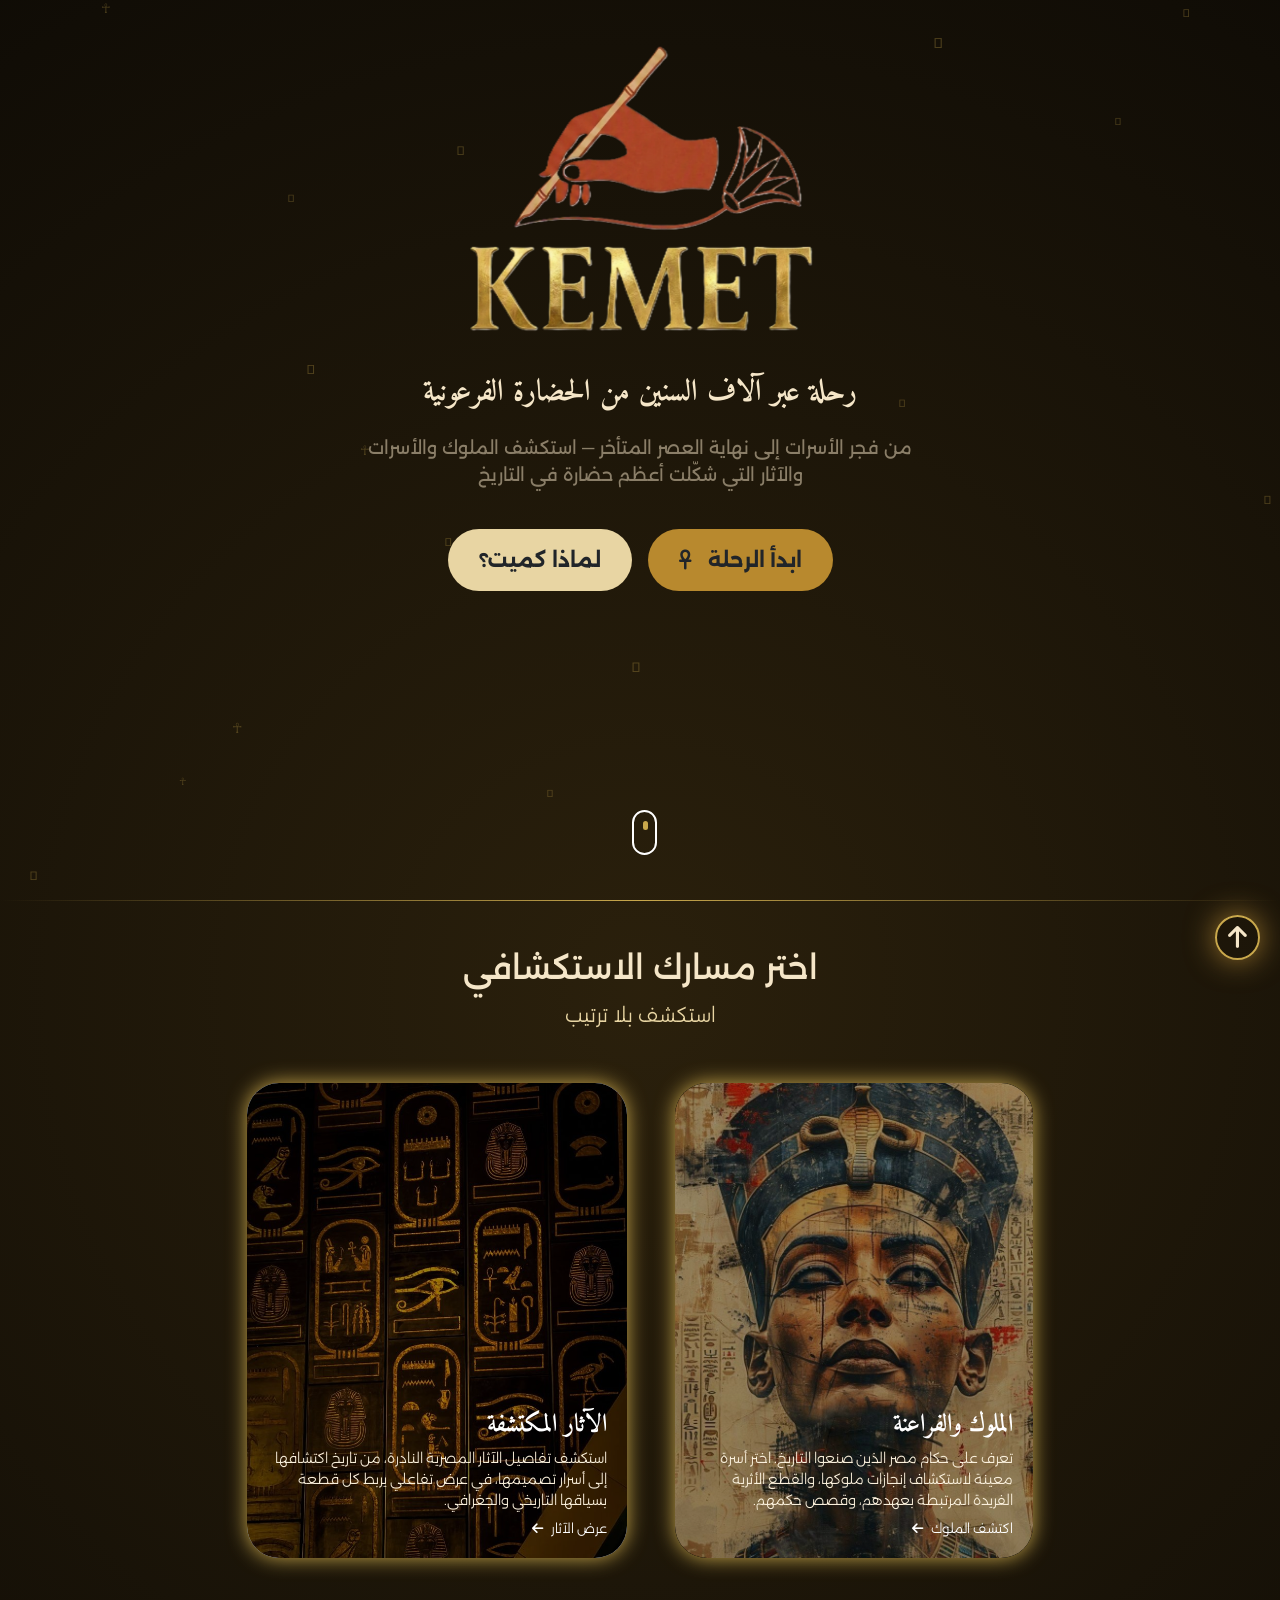
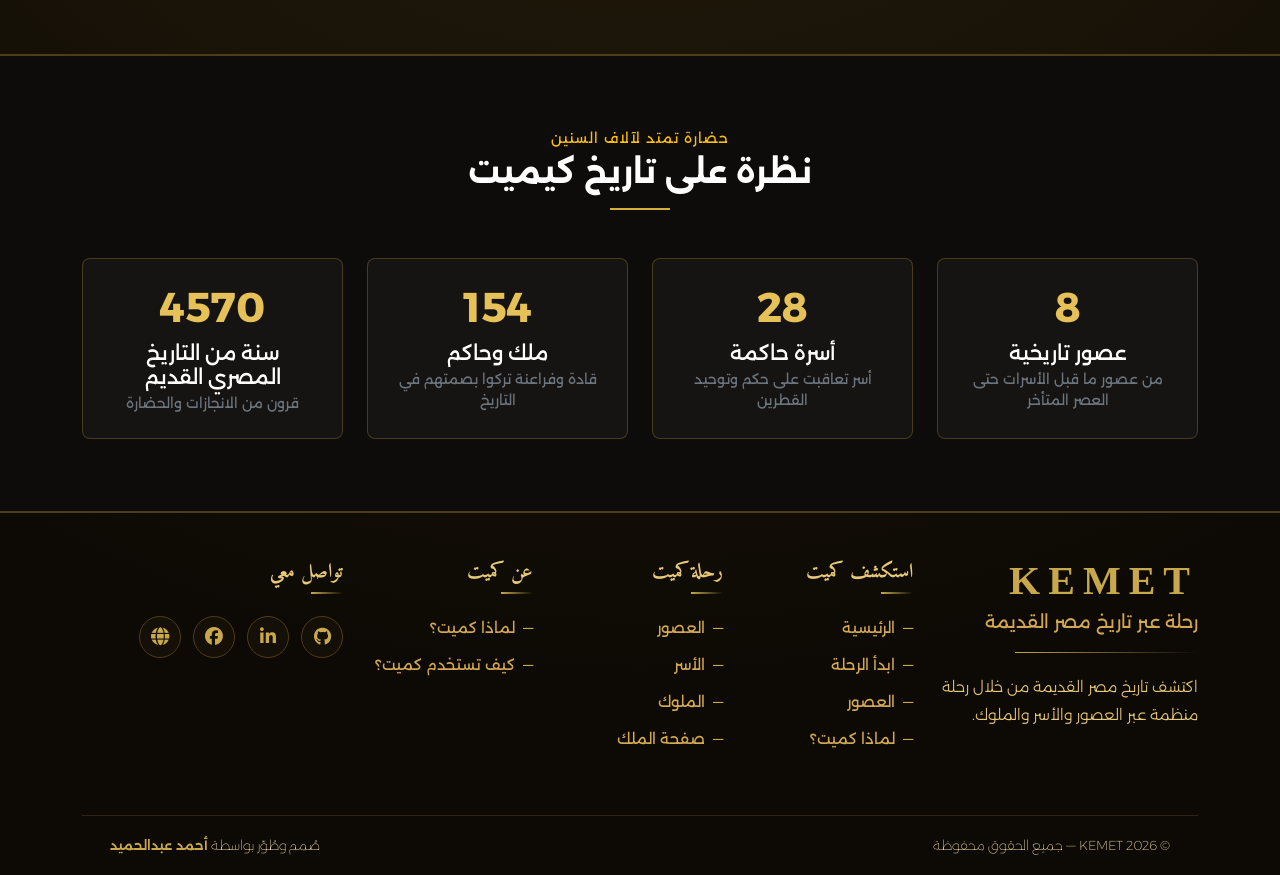
<file: index.html>
<!DOCTYPE html>
<html lang="ar" dir="rtl">
<head>
    <meta charset="UTF-8">
    <meta name="viewport" content="width=device-width, initial-scale=1.0">
    
    <!--=======logo for tab========= -->
    <link rel="icon" href="./phots/logo.PNG">
    
    <!--======title-for-website====== -->
    <title>KEMET الرئيسية</title>

    <!--=======link css======-->
    <link rel="stylesheet" href="./CSS/bootstrap.rtl.min.css">
    <link rel="stylesheet" href="./CSS/style.css"/>

    <!-- font awesome (icons) -->
    <link rel="stylesheet" href="https://cdnjs.cloudflare.com/ajax/libs/font-awesome/6.5.0/css/all.min.css">

    <!--========goagle fonts=======-->
     <!-- for tittle -->
      <link rel="preconnect" href="https://fonts.googleapis.com">
      <link rel="preconnect" href="https://fonts.gstatic.com" crossorigin>
      <link href="https://fonts.googleapis.com/css2?family=Amiri:ital,wght@0,400;0,700;1,400;1,700&display=swap" rel="stylesheet">
     <!-- for body -->
      <link rel="preconnect" href="https://fonts.googleapis.com">
      <link rel="preconnect" href="https://fonts.gstatic.com" crossorigin>
      <link href="https://fonts.googleapis.com/css2?family=Alexandria:wght@100..900&display=swap" rel="stylesheet">

</head>
<body class="main-page_body">

<!-- ============to top for body=========== -->

<button class="btn-up_body z-2 position-fixed overflow-hidden" id="btn-up_body">
  <i class="fa-solid fa-arrow-up position-absolute icon "></i>
  <i class="fa-solid fa-arrow-up position-absolute icon2"></i>
</button>

<!--=================msgs================== -->

<div id="antiquitiesMsg" class="msg position-fixed z-3 d-flex justify-content-center align-items-center gap-3">
    <button id="closeAntiquitiesMsg" class="close">X</button>
      لم يتم تجهيز صفحة الاثار
</div>

<div id="portfolioMsg" class="msg position-fixed z-3 d-flex justify-content-center align-items-center gap-3">
    <button id="closePortfolioMsg" class="close">X</button>
    أنا لسه بجهز الـ Portfolio الخاص بيا.
</div>

<div id="dynastiesMsg" class="msg position-fixed z-3 d-flex justify-content-center align-items-center gap-3">
    <button id="closedynastiesMsg" class="close">X</button>
    لم يتم تجهيز صفحة بها كل الاسر ولكن يمكنك ان تدخل الي اي عصر وتختار اسر هذا العصر
</div>

<svg id="egypt-bg"></svg>

<main class="">

  <!--=========start hero========= -->
 <section class="hero position-relative vh-100 pb-5">
   <div class="container">
      <div class="content-top h-100 d-flex flex-column justify-content-md-start justify-content-center align-items-center">
           <img src="./phots/logo.png" width="605px" height="375px" alt="">
            <h1 class="tittle fw-bold text-center">رحلة عبر آلاف السنين من الحضارة الفرعونية</h1>
            <p class="pt-3 paragraph text-center">من فجر الأسرات إلى نهاية العصر المتأخر — استكشف الملوك والأسرات والآثار التي شكّلت أعظم حضارة في التاريخ</p>
            <div class="explore-btns d-flex justify-content-center align-items-center gap-lg-3 gap-0 flex-wrap">
               <a href="./Eras.html" class="btn-journey btn d-flex align-items-center gap-3 mt-4 fw-bold fs-5" id="btn-journey">
               ابدأ الرحلة
               <i class="fa-solid fa-ankh"></i>
               </a> 
               <a href="./whyKemet.html" class="whyKemet-btn btn d-flex justify-content-center align-items-center gap-3 mt-4 fw-bold fs-5" id="btn-journey">
                لماذا كميت؟   
               </a> 
            </div>
            <div class="hero-scroll position-absolute d-flex justify-content-center  flex-column ">
              <div class="hero-scroll-shape border rounded-4 border-2 border-white" style="width: 25px; height: 45px;"></div>
              <div class="hero-scroll-dott position-absolute border rounded-4 border-0"></div>
            </div>
      </div>
  </div>
</section>
<!--=========end hero========= -->

<!--=========start line========= -->

<div class="line"></div>

<!--=========end line========= -->

<!--=========start explor========= -->
<section class="explor h-auto py-5 position-relative" >
  <div class="container">
       <div class="content-bottom">
        <h2 class="tittle-explor pb-2 text-center">اختر مسارك الاستكشافي</h2>
        <h3 class="sub-tittle_explor pb-5 text-center fs-5">استكشف بلا ترتيب</h3>
<!-- ===========cards============= -->
 
 <div class="cards d-flex justify-content-center align-content-center gap-5 flex-wrap mb-5">

     <!-- ==========card 1=========== -->

   <div class="card-animation"> 
     <div class="card rounded-5 bg-black" >
       <a href="./kings.html" class="rounded-5 w-100"  >
        <div class="imge position-relative rounded-5 overflow-hidden w-100">
            <img src="./phots/751eca270b7991328edf7044e099b576.jpg" style="width: 360px; height:475px;" class=" z-1 rounded-5 w-100"  alt="">
            <div class="overlay position-absolute z-3">
                <h2 class="card-tittle fw-bold text-white">الملوك والفراعنة</h2>
                <p class="card-paragraph fw-light mb-2">تعرف على حكام مصر الذين صنعوا التاريخ. اختر أسرة معينة لاستكشاف إنجازات ملوكها، والقطع الأثرية الفريدة المرتبطة بعهدهم، وقصص حكمهم.</p>
                <span class="link fw-light d-flex align-items-center gap-2">اكتشف الملوك
                    
                    <i class="fa-solid fa-arrow-left icon"></i>
                </span>
            </div>
        </div>
       </a>
      </div>
    </div>

   <!-- ==========card 2=========== -->
    
   <div class="card-animation">
      <div  class="card rounded-5 bg-black">
       <button id="antiquitiesBtn" class="rounded-5 border border-0 w-100"  >
         <div class="imge position-relative rounded-5 overflow-hidden w-100">
            <img src="./phots/اثار.jpg"  alt="" class="z-1 rounded-5 w-100" style="width: 360px; height:475px;">
            <div class="overlay position-absolute z-3">
                <h2 class="card-tittle fw-bold text-white text-start" >الآثار المكتشفة</h2>
                <p class="card-paragraph fw-light mb-2 text-start">استكشف تفاصيل الآثار المصرية النادرة، من تاريخ اكتشافها إلى أسرار تصميمها، في عرض تفاعلي يربط كل قطعة بسياقها التاريخي والجغرافي.</p>
                <span class="link fw-light d-flex align-items-center gap-2" >عرض الآثار
                     <i class="fa-solid fa-arrow-left icon"></i>
                </span>
            </div>
         </div>
        </button>
      </div>
    </div> 

 </div>
</div>
  </div>
</section>

<!--===========KEMET STATS SECTION==========-->
<section class="kemet-stats-section py-5 h-auto text-white position-relative" id="kemet-stats">
  <div class="container py-4">
    
    <!-- Title -->
    <div class="text-center mb-5">
      <span class="text-warning text-uppercase small d-block mb-1" style="letter-spacing: 1px;">حضارة تمتد لآلاف السنين</span>
      <h2 class="fw-bold mb-3">نظرة على تاريخ كيميت</h2>
      <div style="width: 60px; height: 2px; background: #d4af37; margin: 0 auto;"></div>
    </div>

    <!-- Cards Grid -->
    <div class="row g-4 justify-content-center text-center">
      
      <!-- 1. العصور -->
      <div class="col-12 col-sm-6 col-lg-3">
        <div class="kemet-card h-100 p-4 rounded-3 border">
          <div class="kemet-number fw-bold" id="stat-eras" data-target="234">0</div>
          <div class="h5 mt-2 mb-1">عصور تاريخية</div>
          <p class="small text-secondary mb-0">من عصور ما قبل الأسرات حتى العصر المتأخر</p>
        </div>
      </div>

      <!-- 2. الأسر -->
      <div class="col-12 col-sm-6 col-lg-3">
        <div class="kemet-card h-100 p-4 rounded-3 border">
          <div class="kemet-number fw-bold" id="stat-dynasties" data-target="213">0</div>
          <div class="h5 mt-2 mb-1">أسرة حاكمة</div>
          <p class="small text-secondary mb-0">أسر تعاقبت على حكم وتوحيد القطرين</p>
        </div>
      </div>

      <!-- 3. الملوك -->
      <div class="col-12 col-sm-6 col-lg-3">
        <div class="kemet-card h-100 p-4 rounded-3 border">
          <div class="kemet-number fw-bold" id="stat-kings" data-target="120">0</div>
          <div class="h5 mt-2 mb-1">ملك وحاكم</div>
          <p class="small text-secondary mb-0">قادة وفراعنة تركوا بصمتهم في التاريخ</p>
        </div>
      </div>

      <!-- 4. المعالم -->
      <div class="col-12 col-sm-6 col-lg-3">
        <div class="kemet-card h-100 p-4 rounded-3 border">
          <div class="kemet-number fw-bold" id="stat-date" data-target="34">0</div>
          <div class="h5 mt-2 mb-1">سنة من التاريخ المصري القديم</div>
          <p class="small text-secondary mb-0">قرون من الانجازات والحضارة</p>
        </div>
      </div>

    </div>
  </div>
</section>

</main>

<!-- footer -->

<footer class="kemet-footer pt-5 d-flex align-items-center">
  <div class="container">
    <div class="row gy-5">

      <!-- BRAND -->
      <div class="col-12 col-lg-3">
        <h2 class="brand-name">KEMET</h2>
        <p class="brand-tagline">رحلة عبر تاريخ مصر القديمة</p>
        <div class="brand-divider"></div>
        <p class="brand-desc">اكتشف تاريخ مصر القديمة من خلال رحلة منظمة عبر العصور والأسر والملوك.</p>
      </div>

      <!-- استكشف كميت -->
      <div class="col-6 col-lg-2">
        <h2 class="col-eyebrow">استكشف كميت</h2>
        <ul class="footer-links list-unstyled">
          <li><a href="./index.html">الرئيسية</a></li>
          <li><a href="./Eras.html">ابدأ الرحلة</a></li>
          <li><a href="./Eras.html">العصور</a></li>
          <li><a href="./whyKemet.html">لماذا كميت؟</a></li>
        </ul>
      </div>

      <!-- رحلة كميت -->
      <div class="col-6 col-lg-2">
        <h2 class="col-eyebrow">رحلة كميت</h2>
        <ul class="journey-chain list-unstyled">
          <li><a href="./Eras.html">العصور</a></li>
          <li><button id="dynastiesBtn" class="dynastiesBtn bg-transparent border border-0" href="#">الأسر</button></li>
          <li><a href="./kings.html">الملوك</a></li>
          <li><a href="./king.html?king-id=1805">صفحة الملك</a></li>
        </ul>
      </div>

      <!-- عن كميت -->
      <div class="col-6 col-lg-2">
        <h2 class="col-eyebrow">عن كميت</h2>
        <ul class="footer-links list-unstyled">
          <li><a href="./whyKemet.html">لماذا كميت؟</a></li>
          <li><a href="./whyKemet.html#HOW">كيف تستخدم كميت؟</a></li>
        </ul>
      </div>

      <!--تواصل معي -->
      <div class="col-6 col-lg-3">
        <h2 class="col-eyebrow">تواصل معي</h2>
        <div class="social-row">
          <a href="https://github.com/AhmedAbdelhamid-codes" class="social-btn" title="GitHub" target="_parent" aria-label="GitHub"><i class="fa-brands fa-github"></i></a>
          <a href="https://www.linkedin.com/in/ahmed-abdelhamid-b4905837b/" class="social-btn" title="LinkedIn" target="_parent" aria-label="LinkedIn"><i class="fa-brands fa-linkedin-in"></i></a>
          <a href="https://www.facebook.com/ahmed.abdelhameed.1806253?locale=ar_AR" class="social-btn" title="facebook" target="_parent" aria-label="facebook"><i class="fa-brands fa-facebook"></i></a>
          <button id="portfolioBtn"  class="social-btn" title="Portfolio" target="_parent" aria-label="Portfolio"><i class="fa-solid fa-globe"></i></button>
        </div>
      </div>

    </div>

  <!-- BOTTOM BAR -->
  <div class="footer-bottom">
    <span>© 2026 KEMET — جميع الحقوق محفوظة</span>
    <span class="credit">صُمم وطُوّر بواسطة <strong>أحمد عبدالحميد</strong></span>
  </div>
  </div>
</footer>


<script src="./JS/bootstrap.bundle.min.js"></script>
<script src="./JS/utils.js"></script>
<script src="./JS/main.js"></script>    
</body>
</html>
</file>
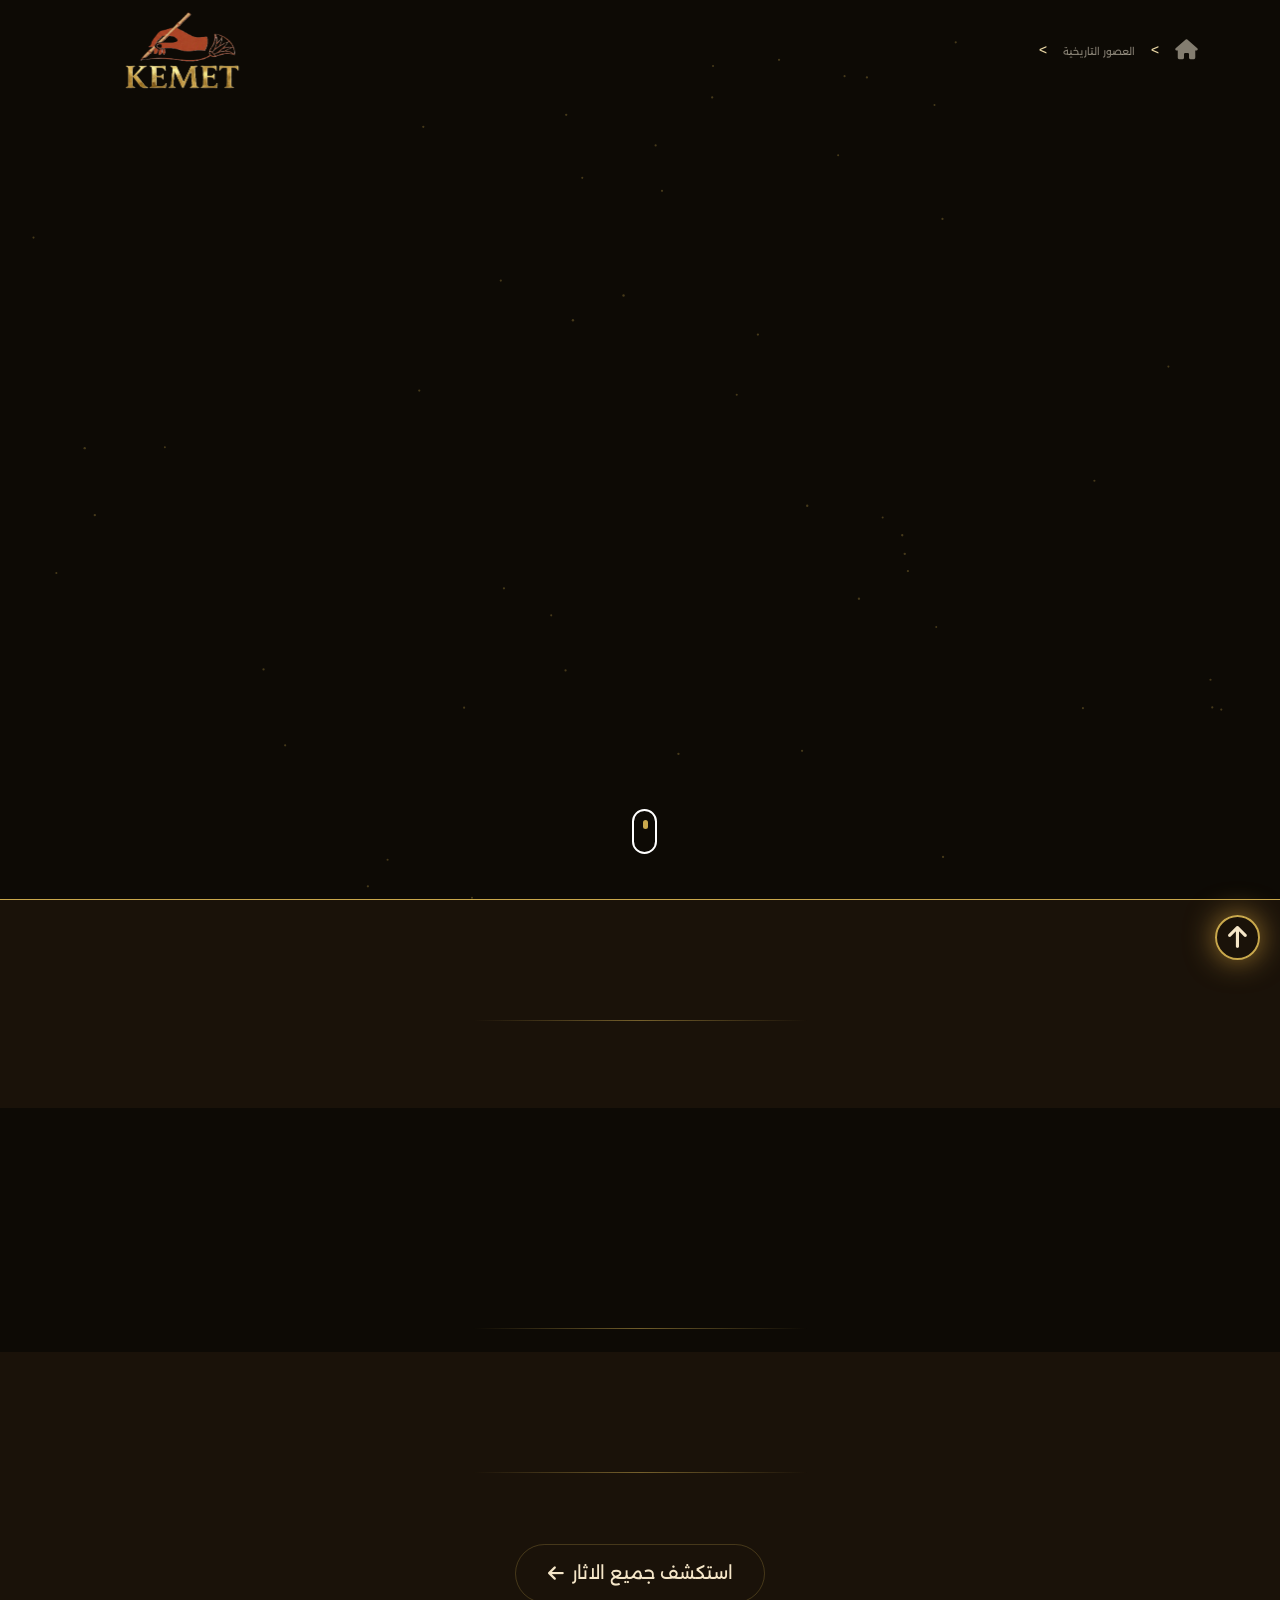
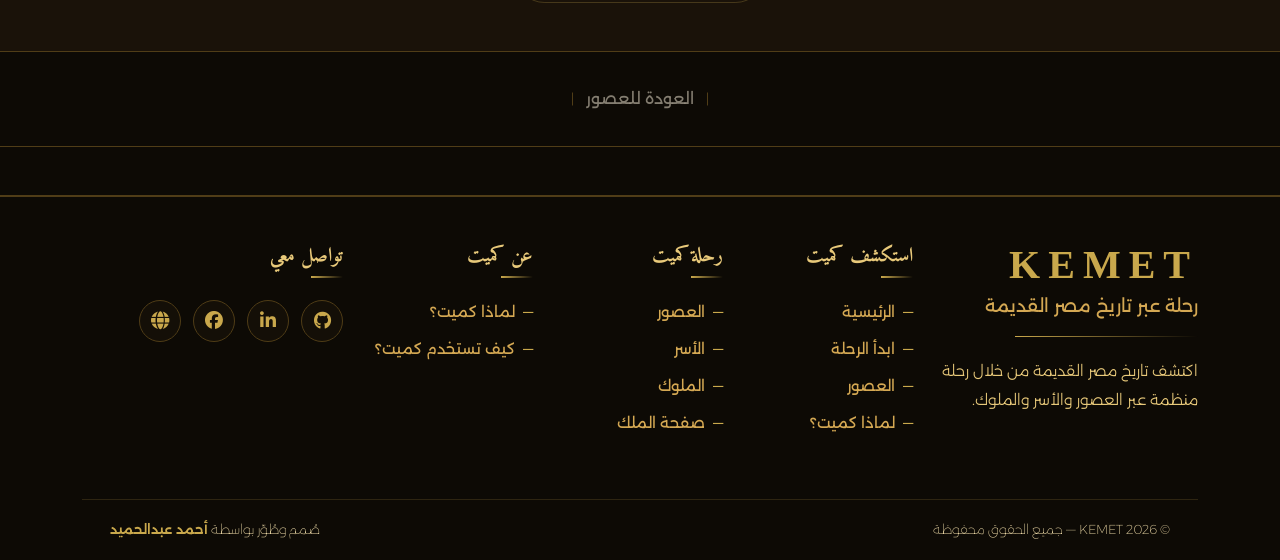
<file: Dynasties.html>
<!DOCTYPE html>
<html lang="ar" dir="rtl">
<head>
    <meta charset="UTF-8">
    <meta name="viewport" content="width=device-width, initial-scale=1.0">
    
    <!--=======logo for tab========= -->
    <link rel="icon" href="./phots/logo.PNG">

    <!--======title-for-website====== -->
    <title id="title">KEMET</title>

    <!--=======link css======-->
    <link rel="stylesheet" href="./CSS/bootstrap.rtl.min.css">
    <link rel="stylesheet" href="./CSS/style.css"/>

    <!-- font awesome (icons) -->
    <link rel="stylesheet" href="https://cdnjs.cloudflare.com/ajax/libs/font-awesome/6.5.0/css/all.min.css">

    <!--========goagle fonts=======-->
     <!-- for tittle -->
      <link rel="preconnect" href="https://fonts.googleapis.com">
      <link rel="preconnect" href="https://fonts.gstatic.com" crossorigin>
      <link href="https://fonts.googleapis.com/css2?family=Amiri:ital,wght@0,400;0,700;1,400;1,700&display=swap" rel="stylesheet">
     <!-- for body -->
      <link rel="preconnect" href="https://fonts.googleapis.com">
      <link rel="preconnect" href="https://fonts.gstatic.com" crossorigin>
      <link href="https://fonts.googleapis.com/css2?family=Alexandria:wght@100..900&display=swap" rel="stylesheet">
     <!-- for liten number -->
      <link rel="preconnect" href="https://fonts.googleapis.com">
      <link rel="preconnect" href="https://fonts.gstatic.com" crossorigin>
      <link href="https://fonts.googleapis.com/css2?family=Merriweather:ital,opsz,wght@0,18..144,300..900;1,18..144,300..900&display=swap" rel="stylesheet">
</head>
<body class="eras-page_body">

<!-- ============to top for body=========== -->

<button class="btn-up_body z-2 position-fixed overflow-hidden" id="btn-up_body">
  <i class="fa-solid fa-arrow-up position-absolute icon "></i>
  <i class="fa-solid fa-arrow-up position-absolute icon2"></i>
</button>
 

<!--=================msgs================== -->

<div id="antiquitiesMsg" class="msg position-fixed z-3 d-flex justify-content-center align-items-center gap-3">
    <button id="closeAntiquitiesMsg" class="close">X</button>
      لم يتم تجهيز صفحة الاثار
</div>

<div id="portfolioMsg" class="msg position-fixed z-3 d-flex justify-content-center align-items-center gap-3">
    <button id="closePortfolioMsg" class="close">X</button>
    أنا لسه بجهز الـ Portfolio الخاص بيا.
</div>

<div id="dynastiesMsg" class="msg position-fixed z-3 d-flex justify-content-center align-items-center gap-3">
    <button id="closedynastiesMsg" class="close">X</button>
    لم يتم تجهيز صفحة بها كل الاسر ولكن يمكنك ان تدخل الي اي عصر وتختار اسر هذا العصر
</div>

<svg id="egypt-bg"></svg>

<header class="">
 <nav class="my-nav navbar-expand-lg z-3 position-absolute top-0 end-0 start-0" id="my-nav">
     <div class="container mt-sm-0 mt-3 d-flex justify-content-sm-between justify-content-center align-items-center flex-wrap">
       <ul class="list-unstyled mb-0 d-flex justify-content-center align-items-center gap-3">
        <li>
            <a href="./index.html" title="HOME" class="home-link link link-underline-opacity-0 fs-5">
                <i class="fa-solid fa-house"></i>
            </a>
        </li>
        <li class="fs-6">
            >
        </li>
        <li>
            <a href="./Eras.html" title="ERAS" class="eras-link link-underline link-underline-opacity-0">العصور التاريخية</a>
        </li>
         <li class="fs-6">
            >
        </li>
        <li id="eraLink">
        </li>
    </ul>
     <a href="./index.html" title="HOME"><img src="./phots/logo.png" alt="" width="200px" height="100px"></a>
     </div>
    </nav>
</header>

<main class="">
<section class="hero-Dynasties vh-100 position-relative">
 <div class="container h-100">
    <div class="hero-content h-100 d-flex flex-column justify-content-center align-items-start gap-2" id="inerr-content">
      
    </div>
    <div class="hero-scroll position-absolute d-flex justify-content-center  flex-column ">
      <div class="hero-scroll-shape border rounded-4 border-2 border-white" style="width: 25px; height: 45px;"></div>
      <div class="hero-scroll-dott position-absolute border rounded-4 border-0"></div>
    </div>
</div>
</section>

<section class="description-Dynasties h-100 py-5 mb-5">
<div class="container h-100 mb-3">
    <div class="page-tittle description-tittle mb-5 text-center position-relative">
        
    </div>
    <div class="description position-relative mt-5 pt-5 ">
        <div class="row justify-content-center align-items-center gap-lg-0 gap-3">
           
        </div>
    </div>
</div>
</section>


<section class="Dynasties h-100 py-5 ">
    <div class="container h-100 mb-3">
        <div class="page-tittle Dynasties-tittle text-center position-relative" id="Dynasties-tittle">
     
        </div>
        <div class="Dynasties-cards position-relative " id="cards">
          
        </div>
    </div>
</section>


<section class="Antiquities z-3 h-100 py-5">
  <div class="container h-100">
        <div class="page-tittle Antiquities-tittle mb-5 text-center position-relative" id="Dynasties-tittle">
         
        
        </div>
        <div class="gallery pt-5 mt-5">
         
        </div>
         
         <button id="antiquitiesBtn" class="explore-btn mt-5 link-underline link-underline-opacity-0 d-flex justify-content-center align-items-center gap-2">
             استكشف جميع الاثار 
            <i class="fa-solid fa-arrow-left icon"></i>
         </button>
  </div>
</section>

<section class="btns mb-5">
    <div class="container d-flex justify-content-center align-items-center gap-0 flex-wrap">
    <button id="next-btn" class="next-btn btn rounded-0 d-flex justify-content-md-start justify-content-center align-items-center gap-3">
        
    </button>
    <button id="toEras-btn" class="toEra-btn btn rounded-0">
        العودة للعصور
    </button>
    <button id="pre-btn" class="pre-btn btn rounded-0 d-flex justify-content-md-end justify-content-center align-items-center gap-3">
       
    </button>
    </div>
</section>
</main>

<!-- footer -->

<footer class="kemet-footer pt-5">
  <div class="container">
    <div class="row gy-5">

      <!-- BRAND -->
      <div class="col-12 col-lg-3">
        <h2 class="brand-name">KEMET</h2>
        <p class="brand-tagline">رحلة عبر تاريخ مصر القديمة</p>
        <div class="brand-divider"></div>
        <p class="brand-desc">اكتشف تاريخ مصر القديمة من خلال رحلة منظمة عبر العصور والأسر والملوك.</p>
      </div>

      <!-- استكشف كميت -->
      <div class="col-6 col-lg-2">
        <h2 class="col-eyebrow">استكشف كميت</h2>
        <ul class="footer-links list-unstyled">
          <li><a href="./index.html">الرئيسية</a></li>
          <li><a href="./Eras.html">ابدأ الرحلة</a></li>
          <li><a href="./Eras.html">العصور</a></li>
          <li><a href="./whyKemet.html">لماذا كميت؟</a></li>
        </ul>
      </div>

      <!-- رحلة كميت -->
      <div class="col-6 col-lg-2">
        <h2 class="col-eyebrow">رحلة كميت</h2>
        <ul class="journey-chain list-unstyled">
          <li><a href="./Eras.html">العصور</a></li>
          <li><button id="dynastiesBtn" class="dynastiesBtn bg-transparent border border-0" href="#">الأسر</button></li>
          <li><a href="./kings.html">الملوك</a></li>
          <li><a href="./king.html?king-id=1805">صفحة الملك</a></li>
        </ul>
      </div>

      <!-- عن كميت -->
      <div class="col-6 col-lg-2">
        <h2 class="col-eyebrow">عن كميت</h2>
        <ul class="footer-links list-unstyled">
          <li><a href="./whyKemet.html">لماذا كميت؟</a></li>
          <li><a href="./whyKemet.html#HOW">كيف تستخدم كميت؟</a></li>
        </ul>
      </div>

      <!--تواصل معي -->
      <div class="col-6 col-lg-3">
        <h2 class="col-eyebrow">تواصل معي</h2>
        <div class="social-row">
          <a href="https://github.com/AhmedAbdelhamid-codes" class="social-btn" title="GitHub" target="_parent" aria-label="GitHub"><i class="fa-brands fa-github"></i></a>
          <a href="https://www.linkedin.com/in/ahmed-abdelhamid-b4905837b/" class="social-btn" title="LinkedIn" target="_parent" aria-label="LinkedIn"><i class="fa-brands fa-linkedin-in"></i></a>
          <a href="https://www.facebook.com/ahmed.abdelhameed.1806253?locale=ar_AR" class="social-btn" title="facebook" target="_parent" aria-label="facebook"><i class="fa-brands fa-facebook"></i></a>
          <button id="portfolioBtn"  class="social-btn" title="Portfolio" target="_parent" aria-label="Portfolio"><i class="fa-solid fa-globe"></i></button>
        </div>
      </div>

    </div>

  <!-- BOTTOM BAR -->
  <div class="footer-bottom">
    <span>© 2026 KEMET — جميع الحقوق محفوظة</span>
    <span class="credit">صُمم وطُوّر بواسطة <strong>أحمد عبدالحميد</strong></span>
  </div>
  </div>
</footer>


<script src="./JS/bootstrap.bundle.min.js"></script>
<script src="./JS/utils.js"></script>
<script src="./JS/Dynasties.js"></script>    
</body>
</html>
</file>
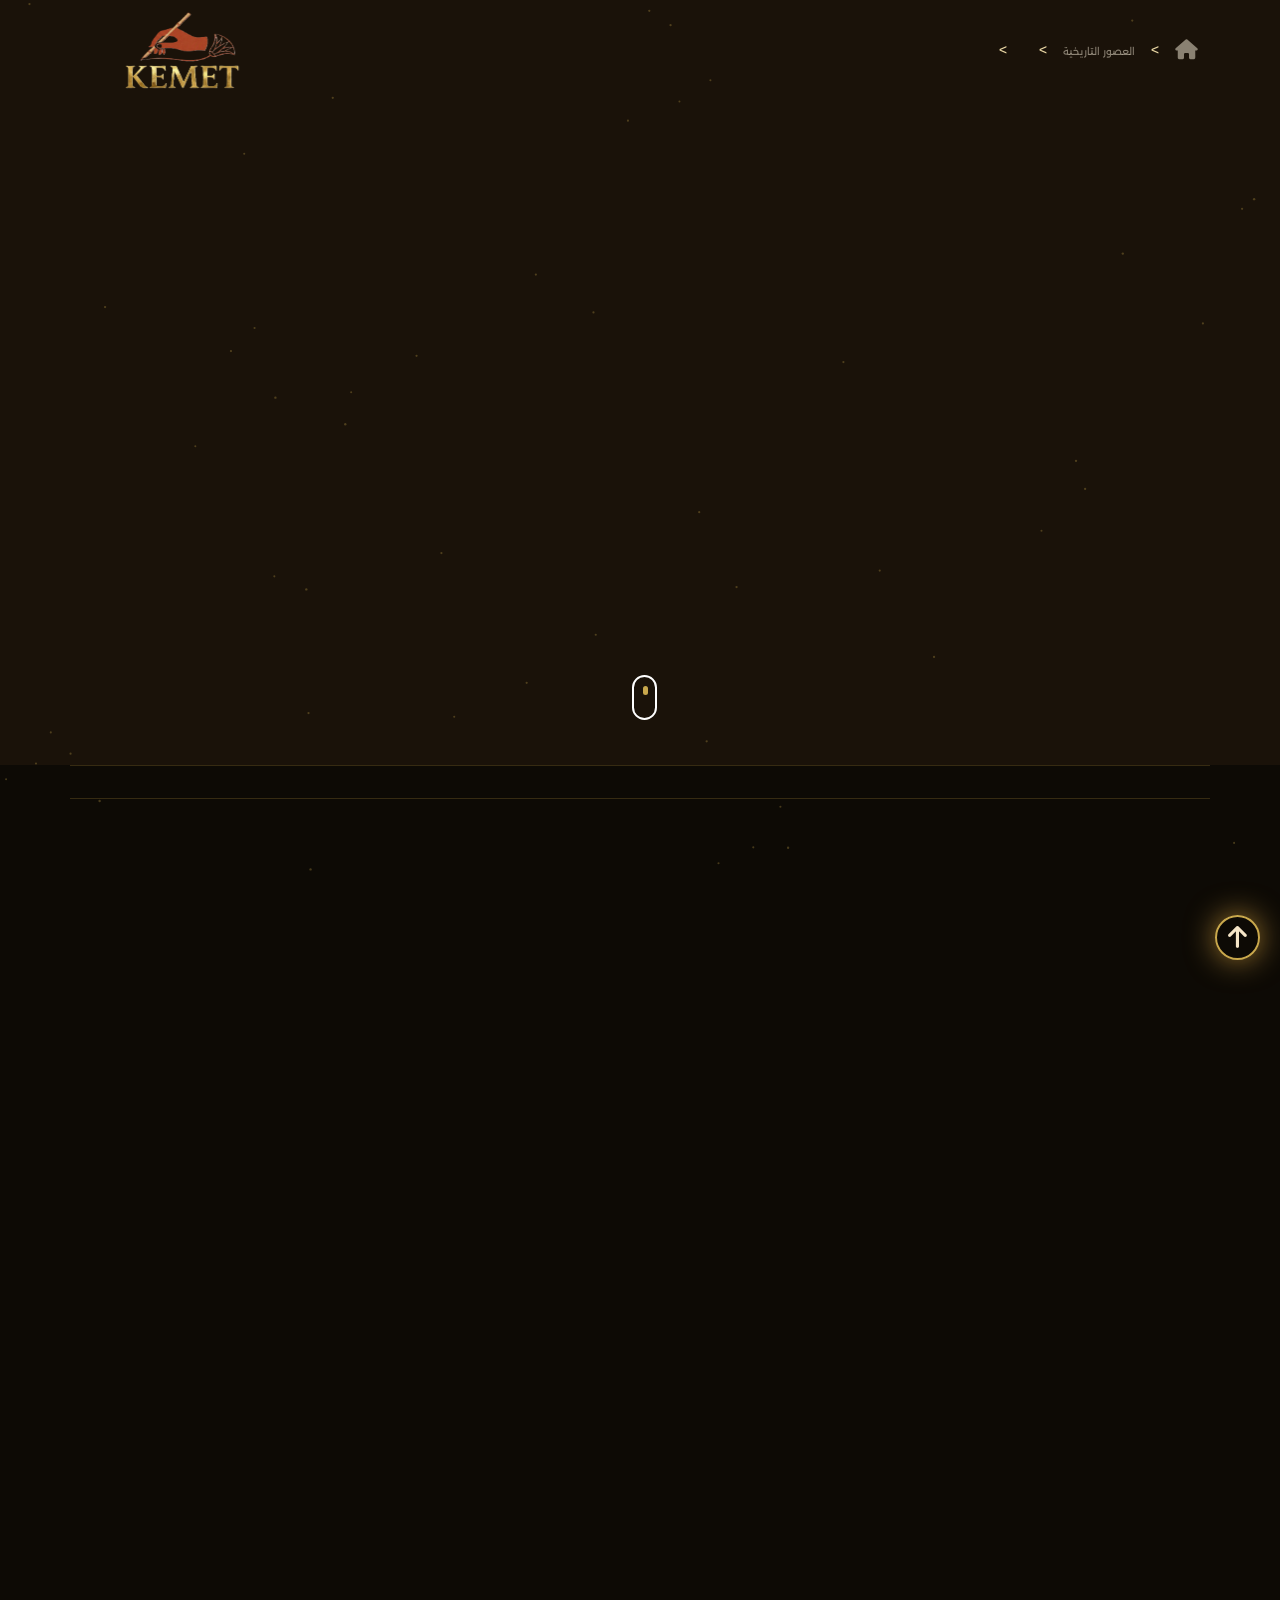
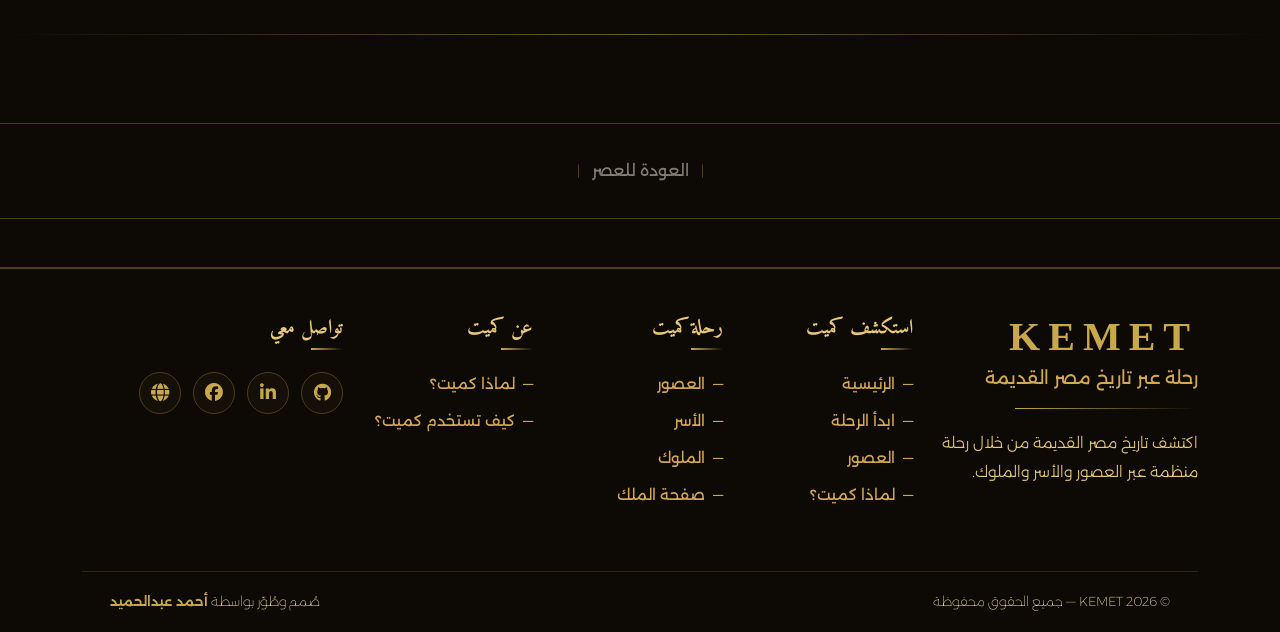
<file: Dynasty.html>
<!DOCTYPE html>
<html lang="ar" dir="rtl">
<head>
    <meta charset="UTF-8">
    <meta name="viewport" content="width=device-width, initial-scale=1.0">
    
    <!--=======logo for tab========= -->
    <link rel="icon" href="./phots/logo.PNG">
    
    <!--======title-for-website====== -->
    <title id="title"></title>

    <!--=======link css======-->
    <link rel="stylesheet" href="./CSS/bootstrap.rtl.min.css">
    <link rel="stylesheet" href="./CSS/style.css"/>

    <!-- font awesome (icons) -->
    <link rel="stylesheet" href="https://cdnjs.cloudflare.com/ajax/libs/font-awesome/6.5.0/css/all.min.css">

    <!--========goagle fonts=======-->
     <!-- for tittle -->
      <link rel="preconnect" href="https://fonts.googleapis.com">
      <link rel="preconnect" href="https://fonts.gstatic.com" crossorigin>
      <link href="https://fonts.googleapis.com/css2?family=Amiri:ital,wght@0,400;0,700;1,400;1,700&display=swap" rel="stylesheet">
     <!-- for body -->
      <link rel="preconnect" href="https://fonts.googleapis.com">
      <link rel="preconnect" href="https://fonts.gstatic.com" crossorigin>
      <link href="https://fonts.googleapis.com/css2?family=Alexandria:wght@100..900&display=swap" rel="stylesheet">
      <!-- for liten number -->
       <link rel="preconnect" href="https://fonts.googleapis.com">
       <link rel="preconnect" href="https://fonts.gstatic.com" crossorigin>
       <link href="https://fonts.googleapis.com/css2?family=Merriweather:ital,opsz,wght@0,18..144,300..900;1,18..144,300..900&display=swap" rel="stylesheet">
</head>
<body class="eras-page_body">

<!-- ============to top for body=========== -->

<button class="btn-up_body z-2 position-fixed overflow-hidden" id="btn-up_body">
  <i class="fa-solid fa-arrow-up position-absolute icon "></i>
  <i class="fa-solid fa-arrow-up position-absolute icon2"></i>
</button>

<!--=================msgs================== -->

<div id="portfolioMsg" class="msg position-fixed z-3 d-flex justify-content-center align-items-center gap-3">
    <button id="closePortfolioMsg" class="close">X</button>
    أنا لسه بجهز الـ Portfolio الخاص بيا.
</div>

<div id="dynastiesMsg" class="msg position-fixed z-3 d-flex justify-content-center align-items-center gap-3">
    <button id="closedynastiesMsg" class="close">X</button>
    لم يتم تجهيز صفحة بها كل الاسر ولكن يمكنك ان تدخل الي اي عصر وتختار اسر هذا العصر
</div>

    
<svg id="egypt-bg" class="z-1"></svg>

<header class="">
 <nav class="my-nav navbar-expand-lg z-3 position-absolute top-0 end-0 start-0" id="my-nav">
     <div class="container mt-sm-0 mt-3 d-flex justify-content-sm-between justify-content-center align-items-center flex-wrap">
       <ul class="list-unstyled mb-0 d-flex justify-content-center align-items-center gap-3 flex-wrap">
        <li>
            <a href="./index.html" title="HOME" class="home-link link link-underline-opacity-0 fs-5">
                <i class="fa-solid fa-house"></i>
            </a>
        </li>
        <li class="fs-6">
            >
        </li>
        <li>
            <a href="./Eras.html" title="ERAS" class="eras-link link-underline link-underline-opacity-0">العصور التاريخية</a>
        </li>
         <li class="fs-6">
            >
        </li>
        <li id="eraLink">
        </li>
        <li class="fs-6">
            >
        </li>
        <li id="dynastyLink">
        </li>
    </ul>
     <a href="./index.html" title="HOME"><img src="./phots/logo.png" alt="" width="200px" height="100px"></a>
     </div>
    </nav>
</header>

<main class="">
<section class="hero-Dynasty position-relative">
 <div class="container h-100">
    <div class="hero-content h-100 d-flex justify-content-center align-items-center flex-column gap-2">
     
    </div>
    <div class="hero-scroll position-absolute d-flex justify-content-center  flex-column ">
      <div class="hero-scroll-shape border rounded-4 border-2 border-white" style="width: 25px; height: 45px;"></div>
      <div class="hero-scroll-dott position-absolute border rounded-4 border-0"></div>
    </div>
</div>
</section>

<section class="details-Dynasty h-100 pb-3">
 <div class="container">
   <div class="row details-row justify-content-center text-center gap-sm-4 gap-5 p-sm-3 p-2" style="color: #1a1209 ;">

   </div>
 </div>
</section>

<section class="description-section position-relative py-5">
<div class="container">
    <div class="row description-row justify-content-center gap-5">
        
    </div>
</div>
</section>

<section class="kings-sec z-2 position-relative" id="kings-sec">
 <div class="container">
   <div class="kings-header my-4" id="header">
       
   </div>
   <div id="cards" class="row row-cols-lg-4 row-cols-md-3 row-cols-sm-2 row-cols-1 g-4">

  
   </div>
 </div>
</section>

<section class="highPriests " id="highPriests">
<div class="container" id="highPriests-container">

</div>
</section>

<section class="btns my-5">
    <div class="container d-flex justify-content-center align-items-center gap-0 flex-wrap">
    <button id="next-btn" class="next-btn btn rounded-0 d-flex justify-content-md-start justify-content-center align-items-center gap-3">
        
    </button>
    <button id="toEra-btn" class="toEra-btn btn rounded-0">
        العودة للعصر
    </button>
    <button id="pre-btn" class="pre-btn btn rounded-0 d-flex justify-content-md-end justify-content-center align-items-center gap-3">
       
    </button>
    </div>
</section>
</main>

<!-- footer -->

<footer class="kemet-footer pt-5">
  <div class="container">
    <div class="row gy-5">

      <!-- BRAND -->
      <div class="col-12 col-lg-3">
        <h2 class="brand-name">KEMET</h2>
        <p class="brand-tagline">رحلة عبر تاريخ مصر القديمة</p>
        <div class="brand-divider"></div>
        <p class="brand-desc">اكتشف تاريخ مصر القديمة من خلال رحلة منظمة عبر العصور والأسر والملوك.</p>
      </div>

      <!-- استكشف كميت -->
      <div class="col-6 col-lg-2">
        <h2 class="col-eyebrow">استكشف كميت</h2>
        <ul class="footer-links list-unstyled">
          <li><a href="./index.html">الرئيسية</a></li>
          <li><a href="./Eras.html">ابدأ الرحلة</a></li>
          <li><a href="./Eras.html">العصور</a></li>
          <li><a href="./whyKemet.html">لماذا كميت؟</a></li>
        </ul>
      </div>

      <!-- رحلة كميت -->
      <div class="col-6 col-lg-2">
        <h2 class="col-eyebrow">رحلة كميت</h2>
        <ul class="journey-chain list-unstyled">
          <li><a href="./Eras.html">العصور</a></li>
          <li><button id="dynastiesBtn" class="dynastiesBtn bg-transparent border border-0" href="#">الأسر</button></li>
          <li><a href="./kings.html">الملوك</a></li>
          <li><a href="./king.html?king-id=1805">صفحة الملك</a></li>
        </ul>
      </div>

      <!-- عن كميت -->
      <div class="col-6 col-lg-2">
        <h2 class="col-eyebrow">عن كميت</h2>
        <ul class="footer-links list-unstyled">
          <li><a href="./whyKemet.html">لماذا كميت؟</a></li>
          <li><a href="./whyKemet.html#HOW">كيف تستخدم كميت؟</a></li>
        </ul>
      </div>

      <!--تواصل معي -->
      <div class="col-6 col-lg-3">
        <h2 class="col-eyebrow">تواصل معي</h2>
        <div class="social-row">
          <a href="https://github.com/AhmedAbdelhamid-codes" class="social-btn" title="GitHub" target="_parent" aria-label="GitHub"><i class="fa-brands fa-github"></i></a>
          <a href="https://www.linkedin.com/in/ahmed-abdelhamid-b4905837b/" class="social-btn" title="LinkedIn" target="_parent" aria-label="LinkedIn"><i class="fa-brands fa-linkedin-in"></i></a>
          <a href="https://www.facebook.com/ahmed.abdelhameed.1806253?locale=ar_AR" class="social-btn" title="facebook" target="_parent" aria-label="facebook"><i class="fa-brands fa-facebook"></i></a>
          <button id="portfolioBtn"  class="social-btn" title="Portfolio" target="_parent" aria-label="Portfolio"><i class="fa-solid fa-globe"></i></button>
        </div>
      </div>

    </div>

  <!-- BOTTOM BAR -->
  <div class="footer-bottom">
    <span>© 2026 KEMET — جميع الحقوق محفوظة</span>
    <span class="credit">صُمم وطُوّر بواسطة <strong>أحمد عبدالحميد</strong></span>
  </div>
  </div>
</footer>

<script src="./JS/bootstrap.bundle.min.js"></script>
<script src="./JS/utils.js"></script>
<script src="./JS/Dynasty.js"></script>    
</body>
</html>
</file>
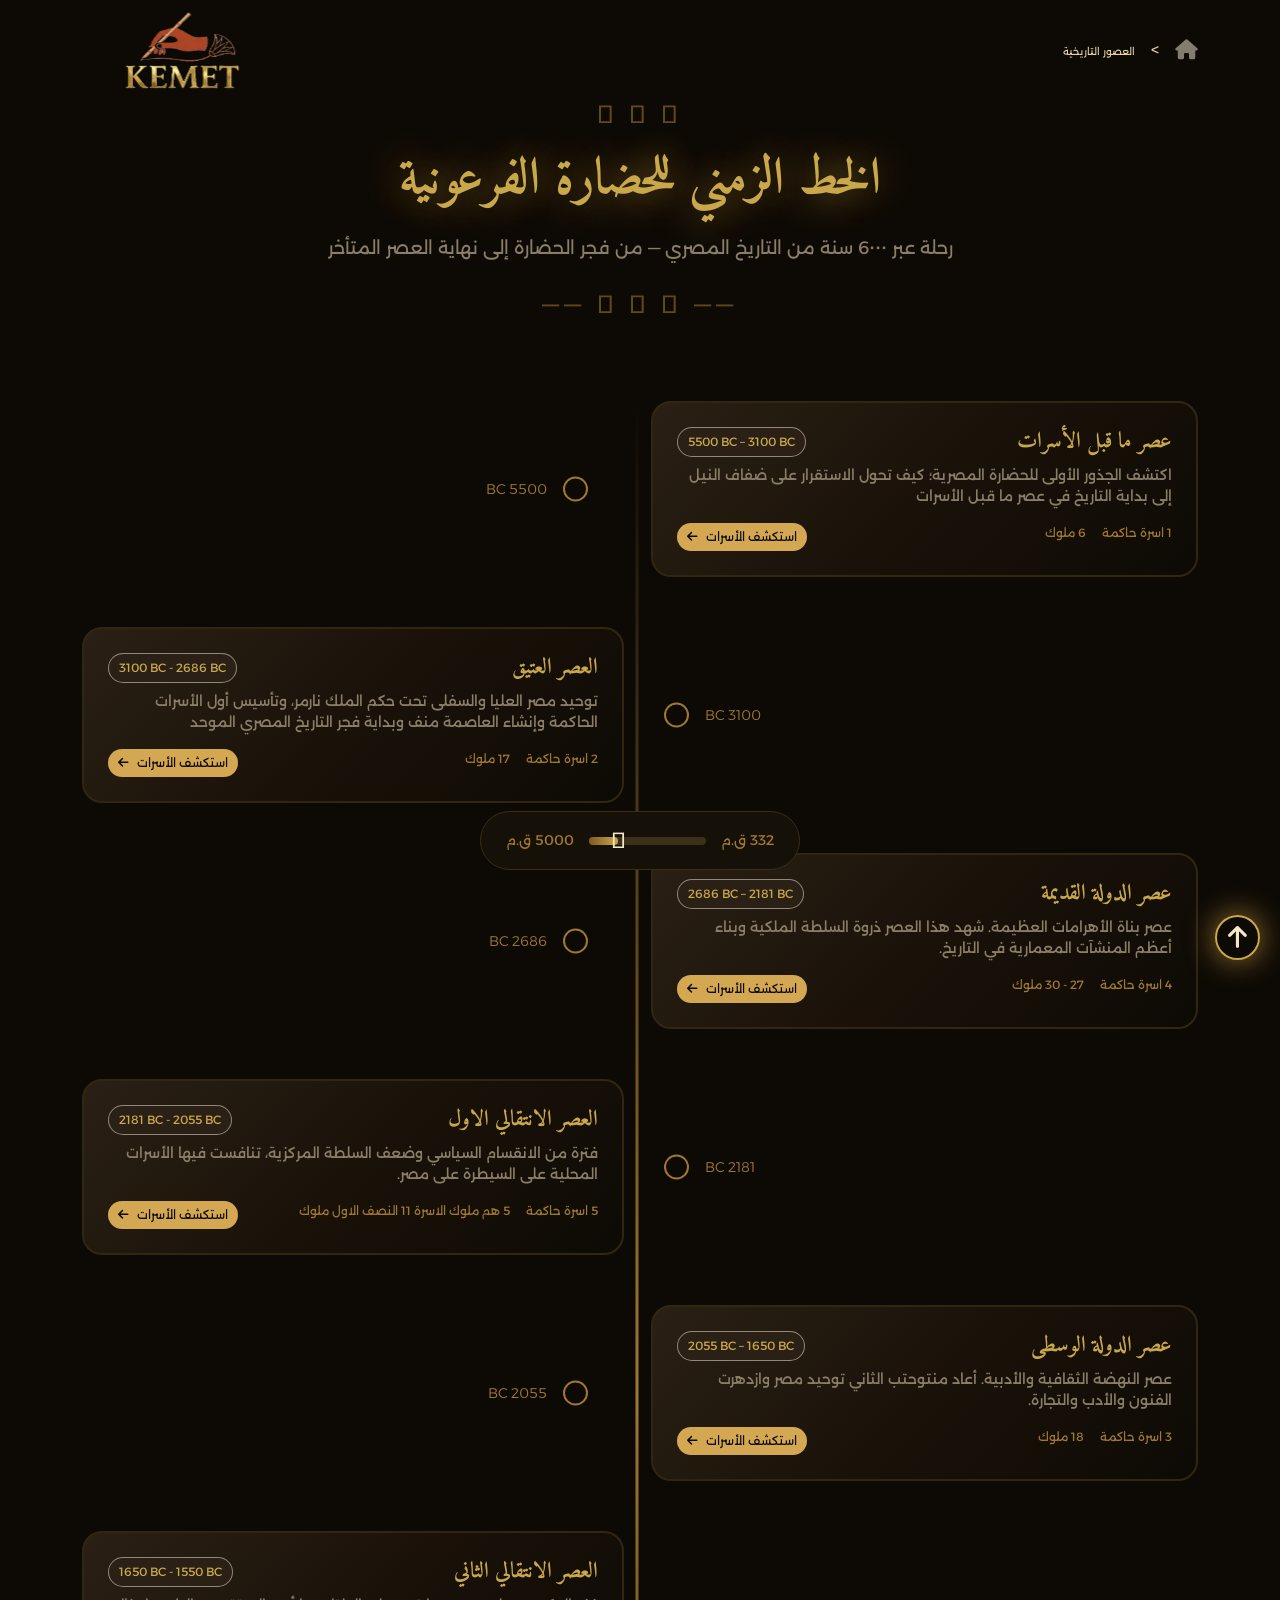
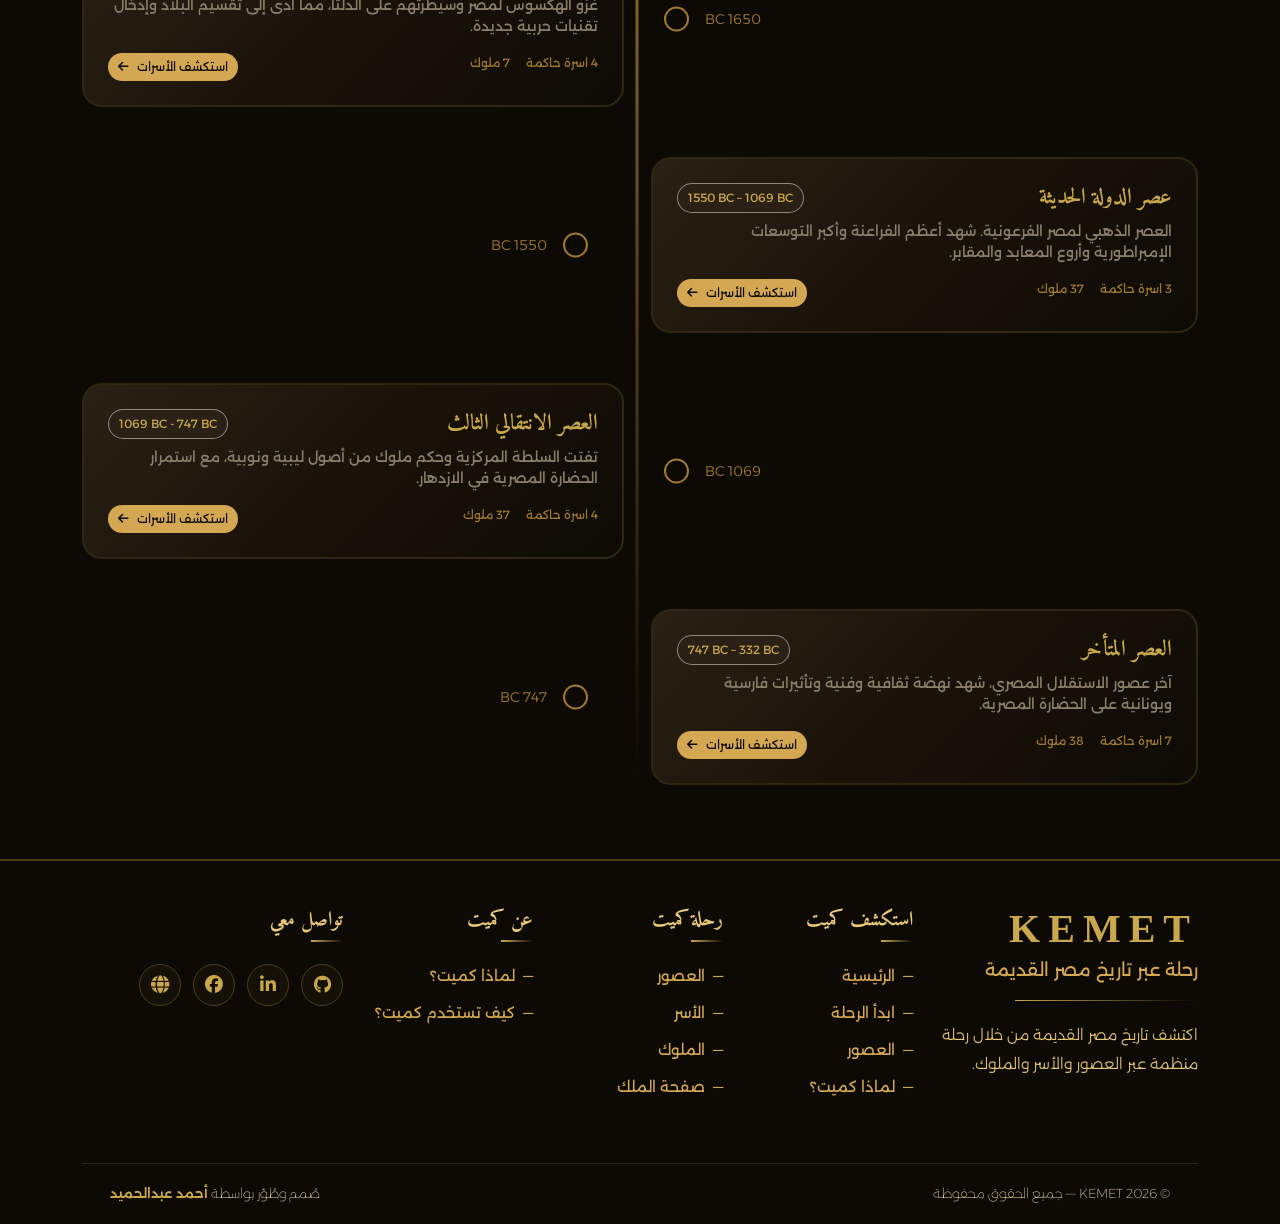
<file: Eras.html>
<!DOCTYPE html>
<html lang="ar" dir="rtl">
<head>
    <meta charset="UTF-8">
    <meta name="viewport" content="width=device-width, initial-scale=1.0">
    
    <!--=======logo for tab========= -->
    <link rel="icon" type="image/png" sizes="32x32" href="./phots/logo.PNG">

    <!--======title-for-website====== -->
    <title>العصور التارخية | KEMET</title>

    <!--=======link css======-->
    <link rel="stylesheet" href="./CSS/bootstrap.rtl.min.css">
    <link rel="stylesheet" href="./CSS/style.css"/>

    <!-- font awesome (icons) -->
    <link rel="stylesheet" href="https://cdnjs.cloudflare.com/ajax/libs/font-awesome/6.5.0/css/all.min.css">

    <!--========goagle fonts=======-->
     <!-- for tittle -->
      <link rel="preconnect" href="https://fonts.googleapis.com">
      <link rel="preconnect" href="https://fonts.gstatic.com" crossorigin>
      <link href="https://fonts.googleapis.com/css2?family=Amiri:ital,wght@0,400;0,700;1,400;1,700&display=swap" rel="stylesheet">
     <!-- for body -->
      <link rel="preconnect" href="https://fonts.googleapis.com">
      <link rel="preconnect" href="https://fonts.gstatic.com" crossorigin>
      <link href="https://fonts.googleapis.com/css2?family=Alexandria:wght@100..900&display=swap" rel="stylesheet">

</head>
<body class="eras-page_body">

<!-- ============to top for body=========== -->

<button class="btn-up_body z-2 position-fixed overflow-hidden" id="btn-up_body">
  <i class="fa-solid fa-arrow-up position-absolute icon "></i>
  <i class="fa-solid fa-arrow-up position-absolute icon2"></i>
</button>

<!--=================msgs================== -->

<div id="portfolioMsg" class="msg position-fixed z-3 d-flex justify-content-center align-items-center gap-3">
    <button id="closePortfolioMsg" class="close">X</button>
    أنا لسه بجهز الـ Portfolio الخاص بيا.
</div>

<div id="dynastiesMsg" class="msg position-fixed z-3 d-flex justify-content-center align-items-center gap-3">
    <button id="closedynastiesMsg" class="close">X</button>
    لم يتم تجهيز صفحة بها كل الاسر ولكن يمكنك ان تدخل الي اي عصر وتختار اسر هذا العصر
</div>

<header class="pt-5">
<div class="container">
 <nav class="my-nav navbar-expand-lg z-3 position-absolute top-0 end-0 start-0" id="my-nav">
     <div class="container mt-sm-0 d-flex justify-content-sm-between justify-content-center align-items-center flex-wrap">
       <ul class="list-unstyled mb-0 d-flex justify-content-center align-items-center gap-3">
        <li>
            <a href="./index.html" title="HOME" class="home-link link link-underline-opacity-0 fs-5">
                <i class="fa-solid fa-house"></i>
            </a>
        </li>
        <li class="fs-6">
            >
        </li>
        <li>
            <a href="./Eras.html" title="ERAS" class="eras-link active-page link-underline link-underline-opacity-0">العصور التاريخية</a>
        </li>
    </ul>
     <a href="./index.html" title="HOME"><img src="./phots/logo.png" alt="" width="200px" height="100px"></a>
     </div>
    </nav>
 <div class="main-Page_tittle text-center mt-5">
    <span class="decorative-line mb-3 line-1">𓇳 𓋹 𓏏</span>
    <h1 class="eras-tittle fw-bold">الخط الزمني للحضارة الفرعونية</h1>
    <p class="eras-paragraph my-4">رحلة عبر 6٠٠٠ سنة من التاريخ المصري — من فجر الحضارة إلى نهاية العصر المتأخر</p>
    <span class="decorative-line line-2">—— 𓆸 𓇳 𓆸 ——</span>
 </div>
</div>
</header>

<main class="py-4 mt-1">
<section>
 <div class="container">
   <div class="inners-period position-relative" id="cards">
       
 </div>
 <div class="timeline-progress">
    <span class="start-year">332 ق.م</span>

    <div class="progress-line">
        <div class="progress-fill"></div>
        <div class="progress-eye">
            𓂀
        </div>
    </div>

    <span class="current-year">5000 ق.م</span>
</div>
</div>
</section>
</main>

<!-- footer -->

<footer class="kemet-footer pt-5">
  <div class="container">
    <div class="row gy-5">

      <!-- BRAND -->
      <div class="col-12 col-lg-3">
        <h2 class="brand-name">KEMET</h2>
        <p class="brand-tagline">رحلة عبر تاريخ مصر القديمة</p>
        <div class="brand-divider"></div>
        <p class="brand-desc">اكتشف تاريخ مصر القديمة من خلال رحلة منظمة عبر العصور والأسر والملوك.</p>
      </div>

      <!-- استكشف كميت -->
      <div class="col-6 col-lg-2">
        <h2 class="col-eyebrow">استكشف كميت</h2>
        <ul class="footer-links list-unstyled">
          <li><a href="./index.html">الرئيسية</a></li>
          <li><a href="./Eras.html">ابدأ الرحلة</a></li>
          <li><a href="./Eras.html">العصور</a></li>
          <li><a href="./whyKemet.html">لماذا كميت؟</a></li>
        </ul>
      </div>

      <!-- رحلة كميت -->
      <div class="col-6 col-lg-2">
        <h2 class="col-eyebrow">رحلة كميت</h2>
        <ul class="journey-chain list-unstyled">
          <li><a href="./Eras.html">العصور</a></li>
          <li><button id="dynastiesBtn" class="dynastiesBtn bg-transparent border border-0" href="#">الأسر</button></li>
          <li><a href="./kings.html">الملوك</a></li>
          <li><a href="./king.html?king-id=1805">صفحة الملك</a></li>
        </ul>
      </div>

      <!-- عن كميت -->
      <div class="col-6 col-lg-2">
        <h2 class="col-eyebrow">عن كميت</h2>
        <ul class="footer-links list-unstyled">
          <li><a href="./whyKemet.html">لماذا كميت؟</a></li>
          <li><a href="./whyKemet.html#HOW">كيف تستخدم كميت؟</a></li>
        </ul>
      </div>

      <!--تواصل معي -->
      <div class="col-6 col-lg-3">
        <h2 class="col-eyebrow">تواصل معي</h2>
        <div class="social-row">
          <a href="https://github.com/AhmedAbdelhamid-codes" class="social-btn" title="GitHub" target="_parent" aria-label="GitHub"><i class="fa-brands fa-github"></i></a>
          <a href="https://www.linkedin.com/in/ahmed-abdelhamid-b4905837b/" class="social-btn" title="LinkedIn" target="_parent" aria-label="LinkedIn"><i class="fa-brands fa-linkedin-in"></i></a>
          <a href="https://www.facebook.com/ahmed.abdelhameed.1806253?locale=ar_AR" class="social-btn" title="facebook" target="_parent" aria-label="facebook"><i class="fa-brands fa-facebook"></i></a>
          <button id="portfolioBtn"  class="social-btn" title="Portfolio" target="_parent" aria-label="Portfolio"><i class="fa-solid fa-globe"></i></button>
        </div>
      </div>

    </div>

  <!-- BOTTOM BAR -->
  <div class="footer-bottom">
    <span>© 2026 KEMET — جميع الحقوق محفوظة</span>
    <span class="credit">صُمم وطُوّر بواسطة <strong>أحمد عبدالحميد</strong></span>
  </div>
  </div>
</footer>


<script src="./JS/bootstrap.bundle.min.js"></script>
<script src="./JS/utils.js"></script>
<script src="./JS/Eras.js"></script>    
</body>
</html>
</file>
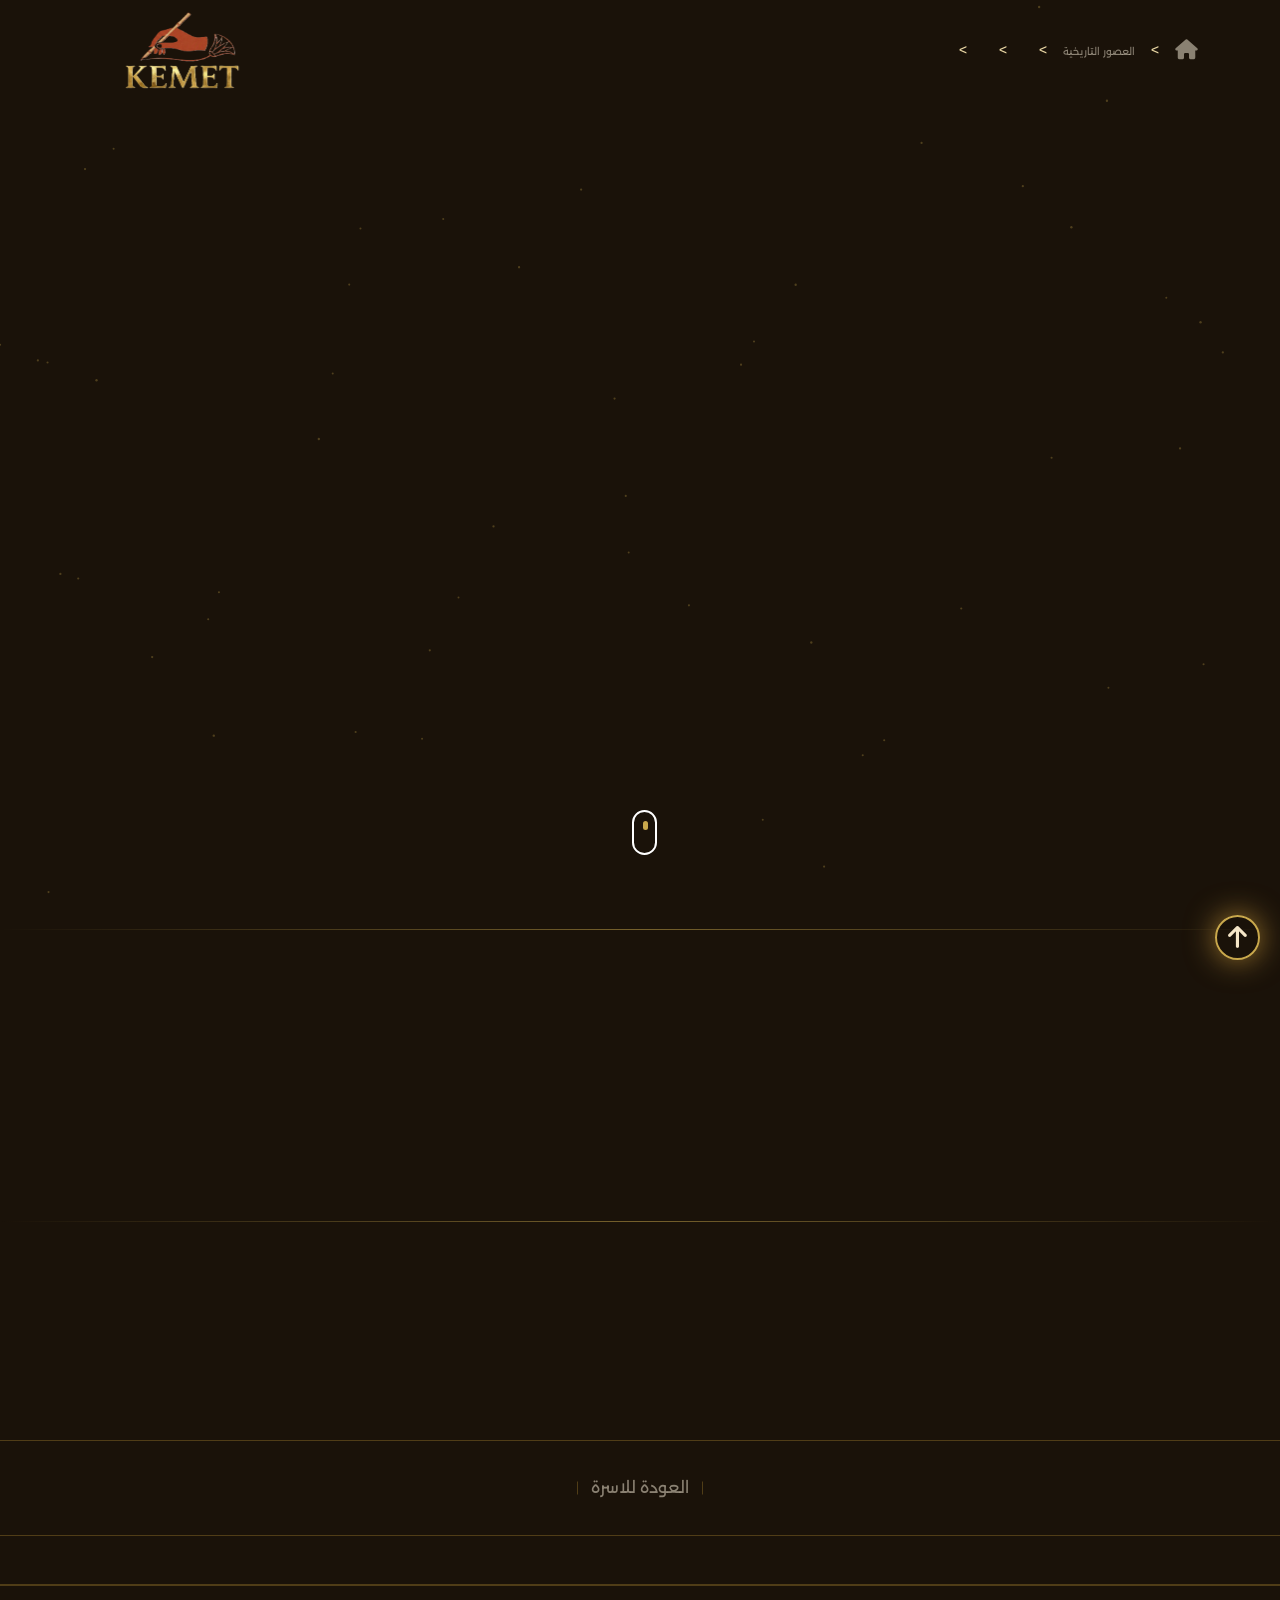
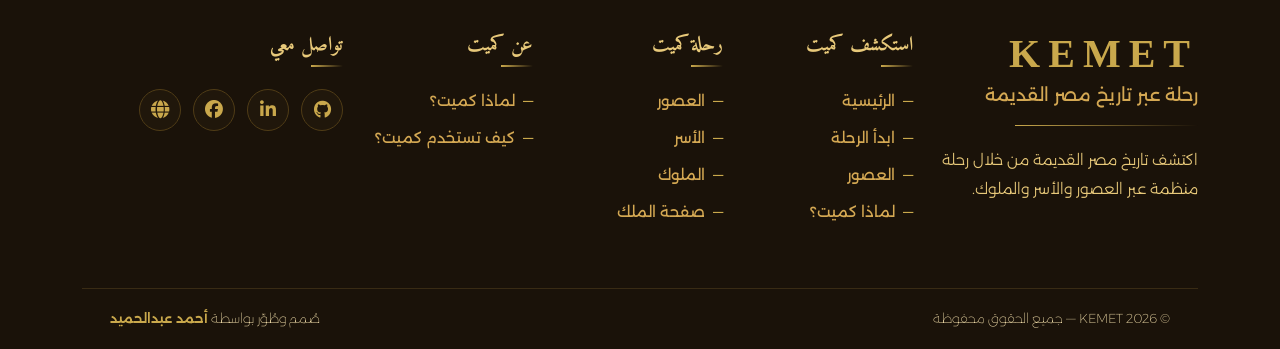
<file: king.html>
<!DOCTYPE html>
<html lang="ar" dir="rtl">
<head>
    <meta charset="UTF-8">
    <meta name="viewport" content="width=device-width, initial-scale=1.0">
    
    <!--=======logo for tab========= -->
    <link rel="icon" href="./phots/logo.PNG">
    
    <!--======title-for-website====== -->
    <title id="title"></title>

    <!--=======link css======-->
    <link rel="stylesheet" href="./CSS/bootstrap.rtl.min.css">
    <link rel="stylesheet" href="./CSS/style.css"/>

    <!-- font awesome (icons) -->
    <link rel="stylesheet" href="https://cdnjs.cloudflare.com/ajax/libs/font-awesome/6.5.0/css/all.min.css">

    <!--========goagle fonts=======-->
     <!-- for tittle -->
      <link rel="preconnect" href="https://fonts.googleapis.com">
      <link rel="preconnect" href="https://fonts.gstatic.com" crossorigin>
      <link href="https://fonts.googleapis.com/css2?family=Amiri:ital,wght@0,400;0,700;1,400;1,700&display=swap" rel="stylesheet">
     <!-- for body -->
      <link rel="preconnect" href="https://fonts.googleapis.com">
      <link rel="preconnect" href="https://fonts.gstatic.com" crossorigin>
      <link href="https://fonts.googleapis.com/css2?family=Alexandria:wght@100..900&display=swap" rel="stylesheet">
      <!-- for liten number -->
       <link rel="preconnect" href="https://fonts.googleapis.com">
       <link rel="preconnect" href="https://fonts.gstatic.com" crossorigin>
       <link href="https://fonts.googleapis.com/css2?family=Merriweather:ital,opsz,wght@0,18..144,300..900;1,18..144,300..900&display=swap" rel="stylesheet">
</head>
<body class="king-page_body">

<!-- ============to top for body=========== -->

<button class="btn-up_body z-2 position-fixed overflow-hidden" id="btn-up_body">
  <i class="fa-solid fa-arrow-up position-absolute icon "></i>
  <i class="fa-solid fa-arrow-up position-absolute icon2"></i>
</button>

<!--=================msgs================== -->

<div id="portfolioMsg" class="msg position-fixed z-3 d-flex justify-content-center align-items-center gap-3">
    <button id="closePortfolioMsg" class="close">X</button>
    أنا لسه بجهز الـ Portfolio الخاص بيا.
</div>

<div id="dynastiesMsg" class="msg position-fixed z-3 d-flex justify-content-center align-items-center gap-3">
    <button id="closedynastiesMsg" class="close">X</button>
    لم يتم تجهيز صفحة بها كل الاسر ولكن يمكنك ان تدخل الي اي عصر وتختار اسر هذا العصر
</div>

    
<svg id="egypt-bg" class="z-1"></svg>

<header class="">
 <nav class="my-nav navbar-expand-lg z-3 position-absolute top-0 end-0 start-0" id="my-nav">
     <div class="container mt-sm-0 mt-3 d-flex justify-content-sm-between justify-content-center align-items-center flex-wrap">
       <ul class="list-unstyled mb-0 d-flex justify-content-center align-items-center gap-3 flex-wrap">
        <li>
            <a href="./index.html" title="HOME" class="home-link link link-underline-opacity-0 fs-5">
                <i class="fa-solid fa-house"></i>
            </a>
        </li>
        <li class="fs-6">
            >
        </li>
        <li>
            <a href="./Eras.html" title="ERAS" class="eras-link link-underline link-underline-opacity-0">العصور التاريخية</a>
        </li>
         <li class="fs-6">
            >
        </li>
        <li id="eraLink">
        </li>
        <li class="fs-6">
            >
        </li>
        <li id="dynastyLink">
        </li>
        <li class="fs-6">
            >
        </li>
        <li id="kingLing">
        </li>
     </ul>
     <a href="./index.html" title="HOME"><img src="./phots/logo.png" alt="" width="200px" height="100px"></a>
     </div>
    </nav>
</header>

<main class="">
<section class="hero-king py-5 position-relative">
 <div class="container h-100">
    <div id="horo-row" class="row h-100 gap-5  justify-content-center align-items-center">
      
    </div>
     <div class="hero-scroll position-absolute d-flex justify-content-center  flex-column ">
      <div class="hero-scroll-shape border rounded-4 border-2 border-white" style="width: 25px; height: 45px;"></div>
      <div class="hero-scroll-dott position-absolute border rounded-4 border-0"></div>
    </div>
</div>
</section>

<section class="descriptionKing py-5 position-relative">
    <div class="container">
        <h2 class="descriptionHeader anmationDescription mt-5 mb-3">
        <span class="sympol">☥</span>
        سيرة الملك  
        </h2>
        <div class="descriptionContent anmationDescription">
         <div class="descriptionInner" id="descriptionInner">
                
          </div>
        </div>
    </div>
</section>

<section class="achievementsKing py-5">
<div class="container">
    <h2 class="achievementsHeader anmationAchievement mt-5 mb-4">
      <span class="sympol">🏛</span>
      ابرز إنجازاته
    </h2>
    <div id="achievementsCards" class="achievementsCards row row-cols-lg-4 row-cols-md-3 row-cols-sm-2 row-cols-1 g-3">
      
    </div>
</div>
</section>

<section class="btns my-5">
    <div class="container d-flex justify-content-center align-items-center gap-0 flex-wrap">
    <button id="next-btn" class="next-btn btn rounded-0 d-flex justify-content-md-start justify-content-center align-items-center gap-3">
        
    </button>
    <button id="toDynasty-btn" class="toEra-btn btn rounded-0">
        العودة للاسرة
    </button>
    <button id="pre-btn" class="pre-btn btn rounded-0 d-flex justify-content-md-end justify-content-center align-items-center gap-3">
       
    </button>
    </div>
</section>
</main>

<!-- footer -->

<footer class="kemet-footer pt-5">
  <div class="container">
    <div class="row gy-5">

      <!-- BRAND -->
      <div class="col-12 col-lg-3">
        <h2 class="brand-name">KEMET</h2>
        <p class="brand-tagline">رحلة عبر تاريخ مصر القديمة</p>
        <div class="brand-divider"></div>
        <p class="brand-desc">اكتشف تاريخ مصر القديمة من خلال رحلة منظمة عبر العصور والأسر والملوك.</p>
      </div>

      <!-- استكشف كميت -->
      <div class="col-6 col-lg-2">
        <h2 class="col-eyebrow">استكشف كميت</h2>
        <ul class="footer-links list-unstyled">
          <li><a href="./index.html">الرئيسية</a></li>
          <li><a href="./Eras.html">ابدأ الرحلة</a></li>
          <li><a href="./Eras.html">العصور</a></li>
          <li><a href="./whyKemet.html">لماذا كميت؟</a></li>
        </ul>
      </div>

      <!-- رحلة كميت -->
      <div class="col-6 col-lg-2">
        <h2 class="col-eyebrow">رحلة كميت</h2>
        <ul class="journey-chain list-unstyled">
          <li><a href="./Eras.html">العصور</a></li>
          <li><button id="dynastiesBtn" class="dynastiesBtn bg-transparent border border-0" href="#">الأسر</button></li>
          <li><a href="./kings.html">الملوك</a></li>
          <li><a href="./king.html?king-id=1805">صفحة الملك</a></li>
        </ul>
      </div>

      <!-- عن كميت -->
      <div class="col-6 col-lg-2">
        <h2 class="col-eyebrow">عن كميت</h2>
        <ul class="footer-links list-unstyled">
          <li><a href="./whyKemet.html">لماذا كميت؟</a></li>
          <li><a href="./whyKemet.html#HOW">كيف تستخدم كميت؟</a></li>
        </ul>
      </div>

      <!--تواصل معي -->
      <div class="col-6 col-lg-3">
        <h2 class="col-eyebrow">تواصل معي</h2>
        <div class="social-row">
          <a href="https://github.com/AhmedAbdelhamid-codes" class="social-btn" title="GitHub" target="_parent" aria-label="GitHub"><i class="fa-brands fa-github"></i></a>
          <a href="https://www.linkedin.com/in/ahmed-abdelhamid-b4905837b/" class="social-btn" title="LinkedIn" target="_parent" aria-label="LinkedIn"><i class="fa-brands fa-linkedin-in"></i></a>
          <a href="https://www.facebook.com/ahmed.abdelhameed.1806253?locale=ar_AR" class="social-btn" title="facebook" target="_parent" aria-label="facebook"><i class="fa-brands fa-facebook"></i></a>
          <button id="portfolioBtn"  class="social-btn" title="Portfolio" target="_parent" aria-label="Portfolio"><i class="fa-solid fa-globe"></i></button>
        </div>
      </div>

    </div>

  <!-- BOTTOM BAR -->
  <div class="footer-bottom">
    <span>© 2026 KEMET — جميع الحقوق محفوظة</span>
    <span class="credit">صُمم وطُوّر بواسطة <strong>أحمد عبدالحميد</strong></span>
  </div>
  </div>
</footer>


<script src="./JS/bootstrap.bundle.min.js"></script>
<script src="./JS/utils.js"></script>
<script src="./JS/king.js"></script>    
</body>
</html>
</file>
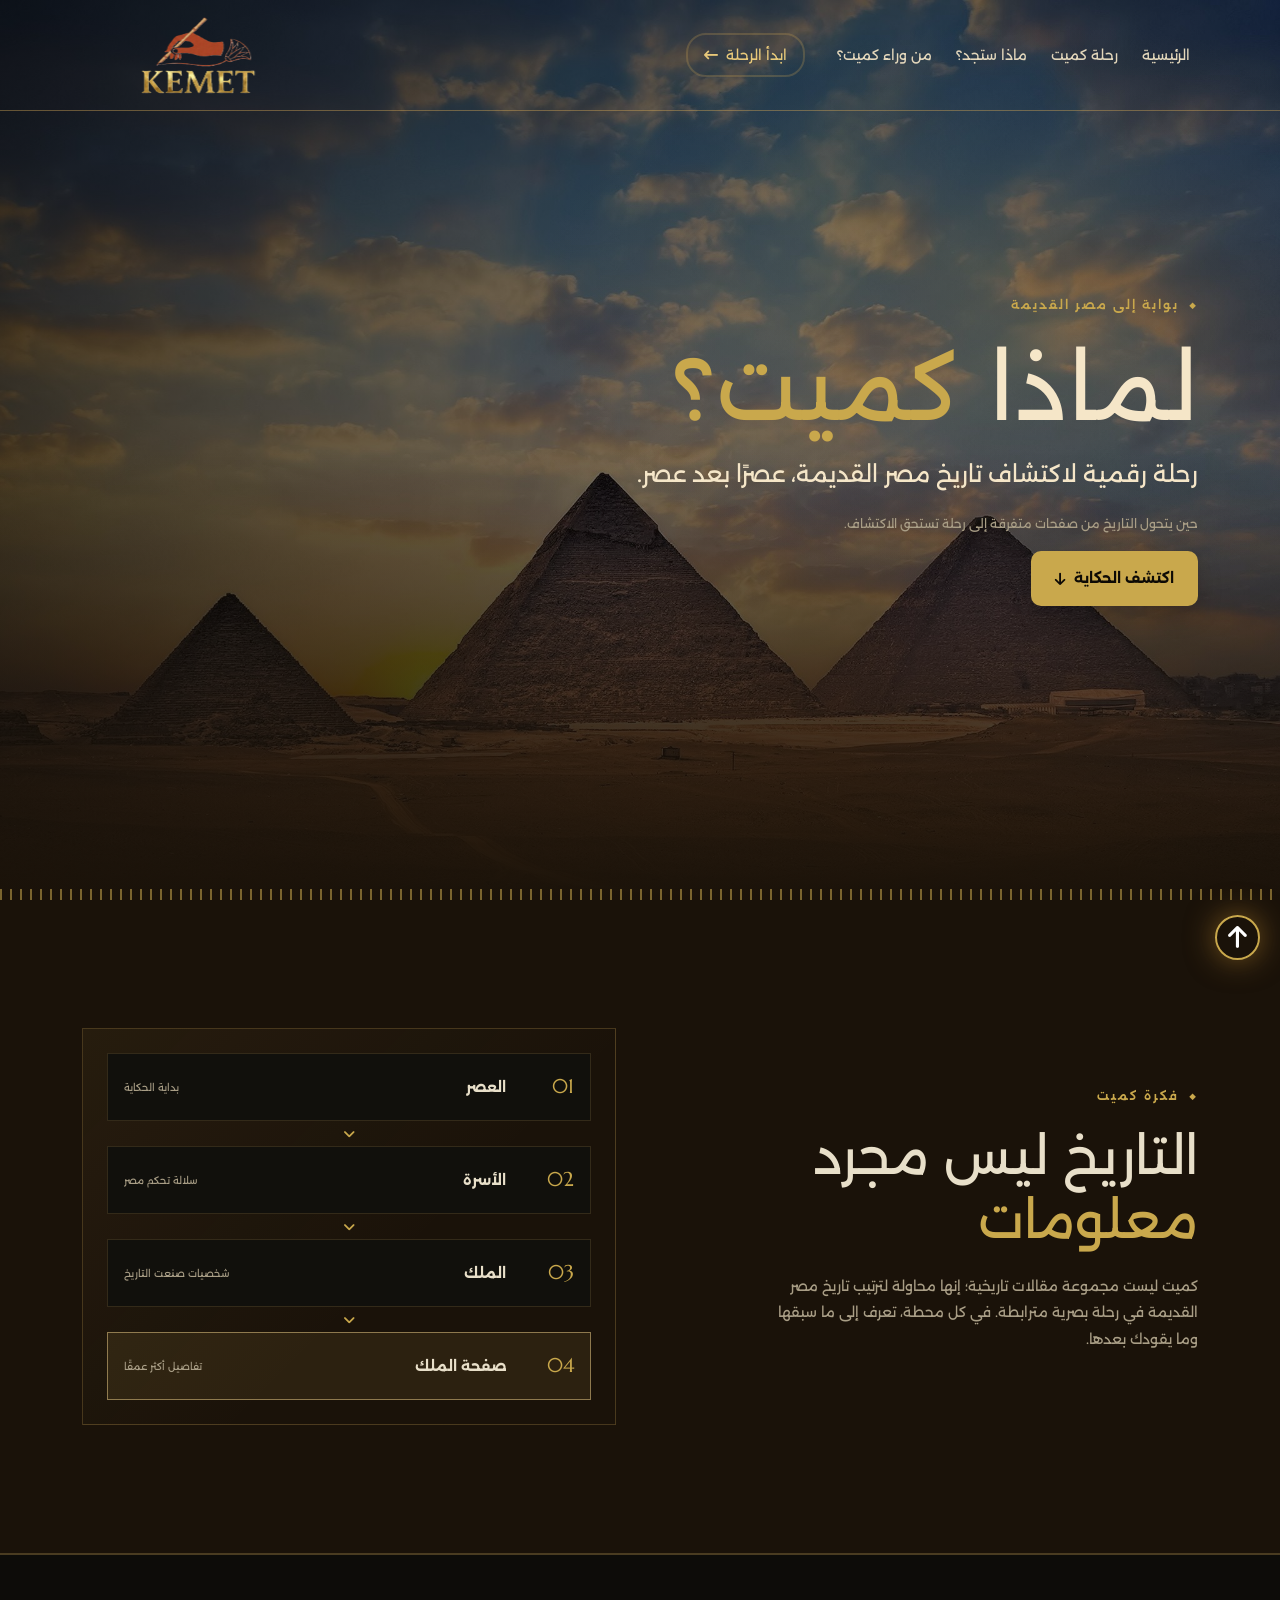
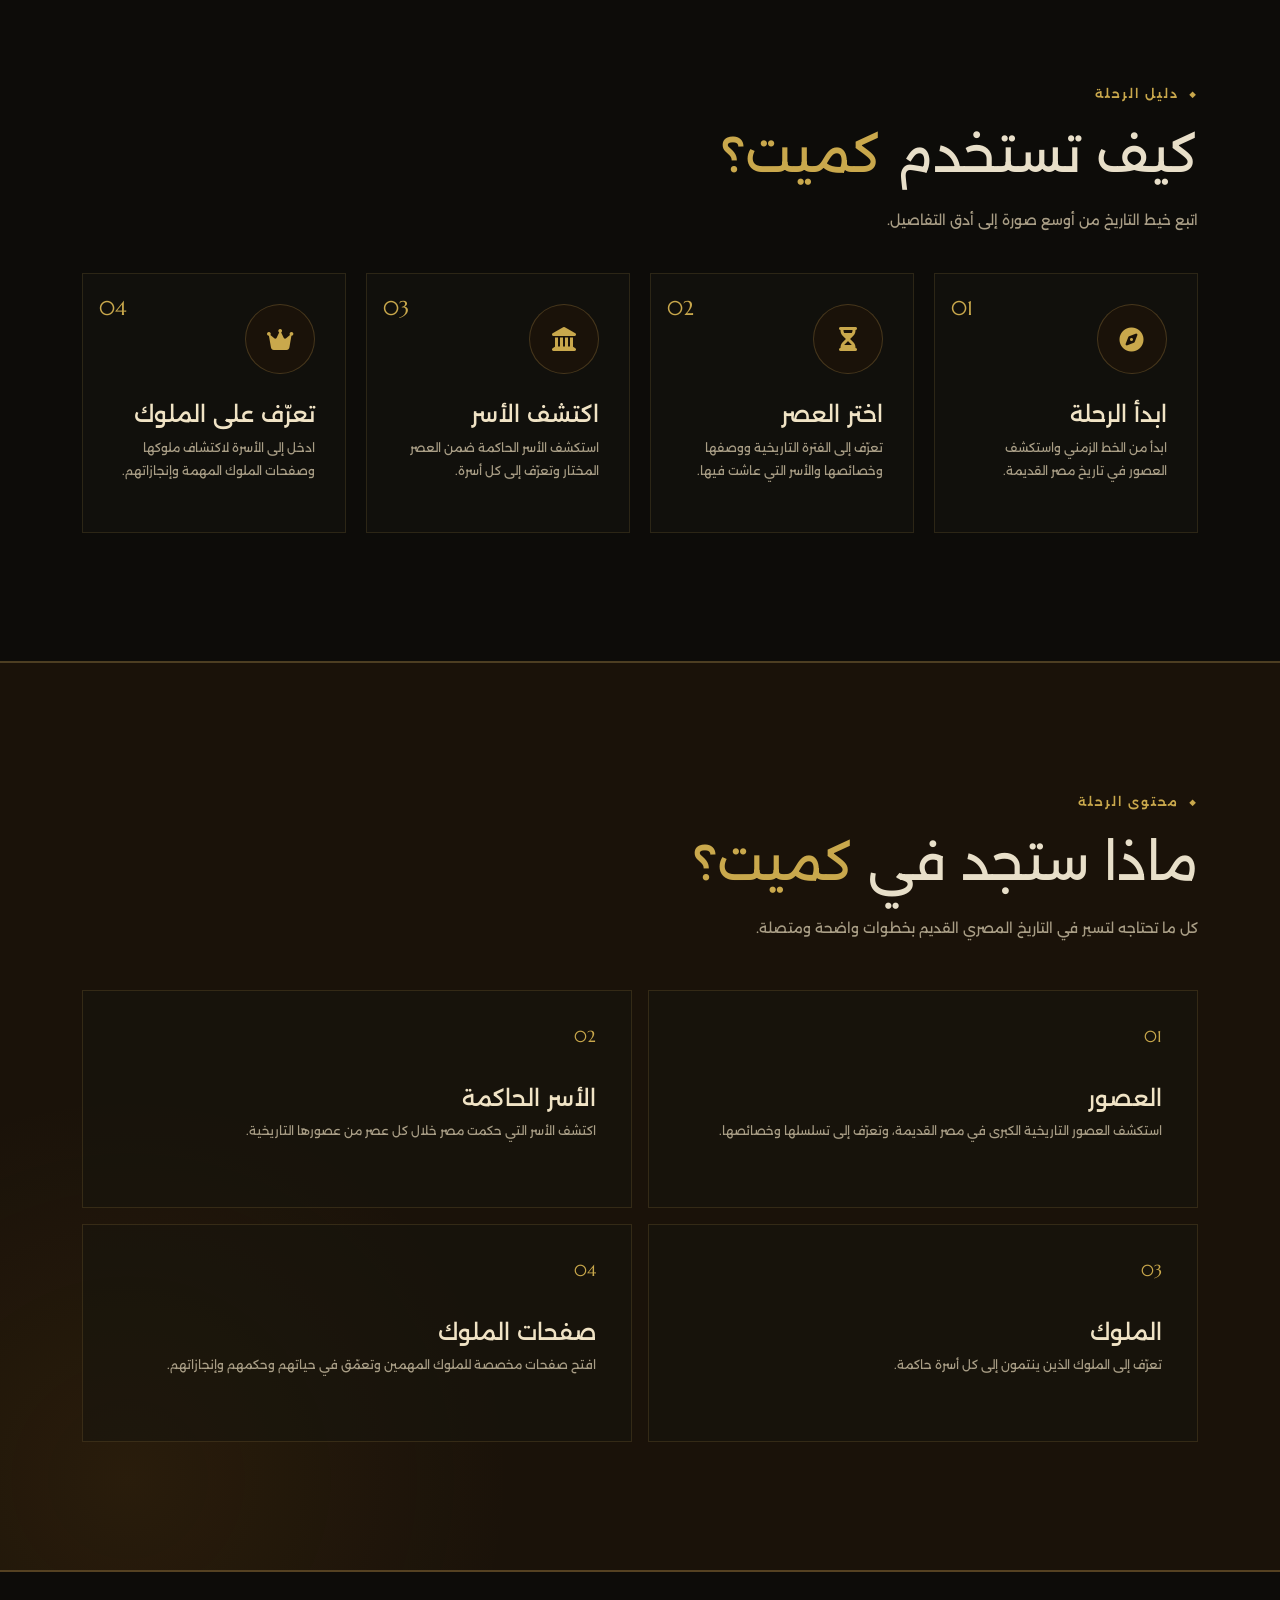
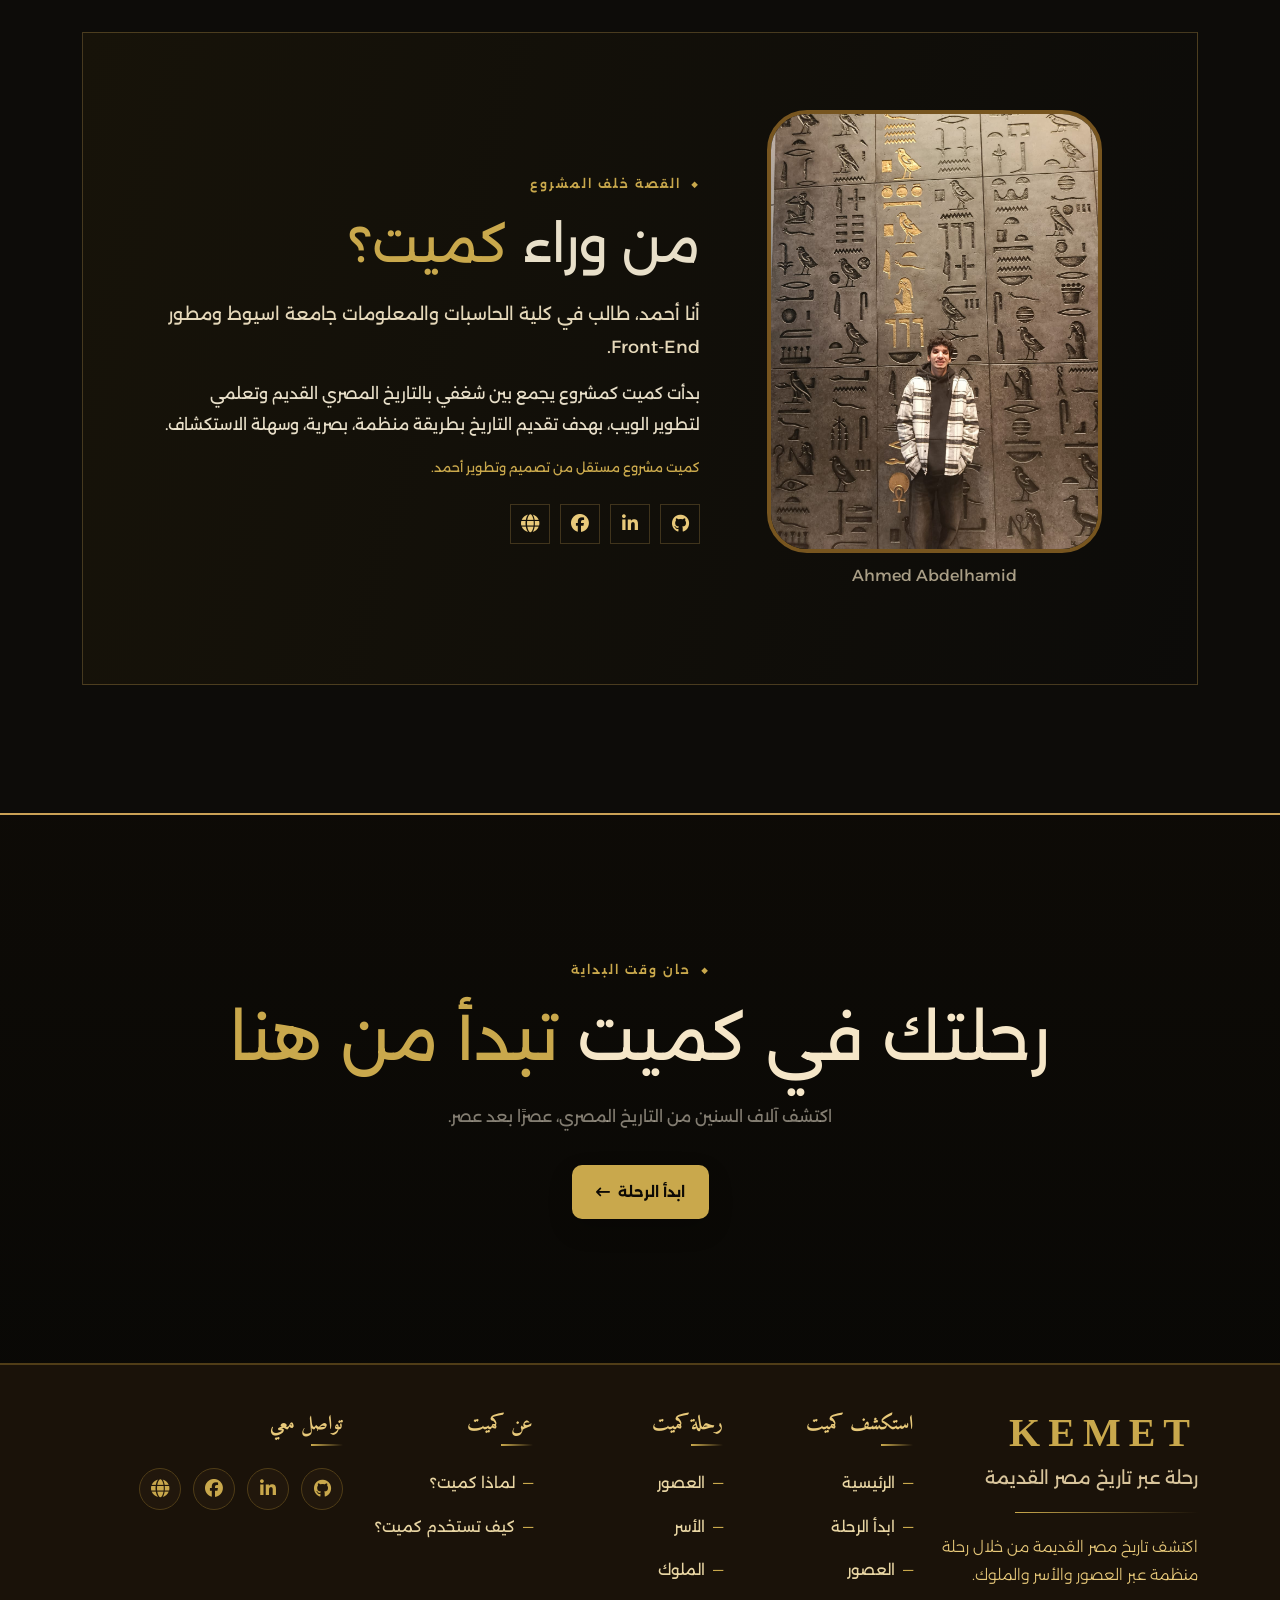
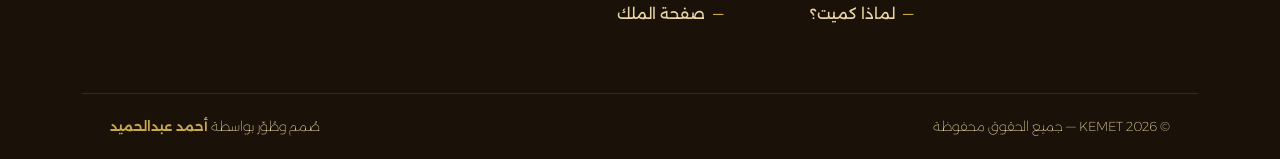
<file: whyKemet.html>
<!doctype html>
<html lang="ar" dir="rtl">
<head>
  <meta charset="utf-8">
  <meta name="viewport" content="width=device-width, initial-scale=1">
  
  <!--=======logo for tab========= -->
    <link rel="icon" href="./phots/logo.PNG">

  <!--======title-for-website====== -->
   <title>لماذا كميت؟ | KEMET</title>
  
  <!--=======link css======-->
   <link rel="stylesheet" href="./CSS/bootstrap.rtl.min.css">
   <link rel="stylesheet" href="./CSS/whyKemet.css">

  <!-- font awesome (icons) -->
    <link rel="stylesheet" href="https://cdnjs.cloudflare.com/ajax/libs/font-awesome/6.5.0/css/all.min.css">

   <!--========goagle fonts=======-->
     <!-- for tittle -->
      <link rel="preconnect" href="https://fonts.googleapis.com">
      <link rel="preconnect" href="https://fonts.gstatic.com" crossorigin>
      <link href="https://fonts.googleapis.com/css2?family=Amiri:ital,wght@0,400;0,700;1,400;1,700&display=swap" rel="stylesheet">
     <!-- for body -->
      <link rel="preconnect" href="https://fonts.googleapis.com">
      <link rel="preconnect" href="https://fonts.gstatic.com" crossorigin>
      <link href="https://fonts.googleapis.com/css2?family=Alexandria:wght@100..900&display=swap" rel="stylesheet">
     <!-- for liten number -->
      <link rel="preconnect" href="https://fonts.googleapis.com">
      <link rel="preconnect" href="https://fonts.gstatic.com" crossorigin>
      <link href="https://fonts.googleapis.com/css2?family=Merriweather:ital,opsz,wght@0,18..144,300..900;1,18..144,300..900&display=swap" rel="stylesheet">

     <!-- for whyKemet page -->
     <link rel="preconnect" href="https://fonts.googleapis.com">
     <link rel="preconnect" href="https://fonts.gstatic.com" crossorigin>
     <link href="https://fonts.googleapis.com/css2?family=Alexandria:wght@400;500;600;700&family=Marcellus&display=swap" rel="stylesheet">
</head>
<body>

<!-- ============to top for body=========== -->

<button class="btn-up_body z-3 position-fixed overflow-hidden" id="btn-up_body">
  <i class="fa-solid fa-arrow-up position-absolute icon"></i>
  <i class="fa-solid fa-arrow-up position-absolute icon2"></i>
</button>

<div id="portfolioMsg" class="msg position-fixed z-3 d-flex justify-content-center align-items-center gap-3">
    <button id="closePortfolioMsg" class="close">X</button>
    أنا لسه بجهز الـ Portfolio الخاص بيا.
</div>

<div id="dynastiesMsg" class="msg position-fixed z-3 d-flex justify-content-center align-items-center gap-3">
    <button id="closedynastiesMsg" class="close">X</button>
    لم يتم تجهيز صفحة بها كل الاسر ولكن يمكنك ان تدخل الي اي عصر وتختار اسر هذا العصر
</div>

  <header>
   <nav class="navbar navbar-expand-lg kemet-nav" aria-label="التنقل الرئيسي">
    <div class="container">
      <button class="navbar-toggler" type="button" data-bs-toggle="collapse" data-bs-target="#mainNav" aria-label="فتح القائمة"><span class="navbar-toggler-icon"></span></button>
      <div class="collapse navbar-collapse" id="mainNav">
        <ul class="navbar-nav me-auto align-items-lg-center gap-lg-2">
          <li class="nav-item"><a class="nav-link" href="./index.html">الرئيسية</a></li>
          <li class="nav-item"><a class="nav-link" href="#journey">رحلة كميت</a></li>
          <li class="nav-item"><a class="nav-link" href="#explore">ماذا ستجد؟</a></li>
          <li class="nav-item"><a class="nav-link" href="#creator">من وراء كميت؟</a></li>
          <li class="nav-item"><a class="nav-journey link-underline link-underline-opacity-0 d-inline-flex gap-2 align-items-center ms-3" href="./Eras.html">ابدأ الرحلة <i class="fa-solid fa-arrow-left-long icon"></i></a></li>
        </ul>
      </div>
      <a class="navbar-brand" href="./index.html"><img src="./phots/logo.png" alt="KENET" width="200px" height="100px"></a>
    </div>
  </nav>
  </header>

  <main>
    <section class="hero-section">
      <div class="container position-relative">
        <div class="row min-vh-100 align-items-center">
          <div class="col-lg-8 col-xl-7 col-12">
            <p class="eyebrow reveal">بوابة إلى مصر القديمة</p>
            <h1 class="display-title reveal">لماذا <em>كميت؟</em></h1>
            <p class="hero-copy reveal">رحلة رقمية لاكتشاف تاريخ مصر القديمة، عصرًا بعد عصر.</p>
            <p class="hero-line reveal mt-3">حين يتحول التاريخ من صفحات متفرقة إلى رحلة تستحق الاكتشاف.</p>
            <a class="gold-button reveal d-inline-flex align-items-center gap-2 link-underline link-underline-opacity-0" href="#journey">اكتشف الحكاية <i class="fa-solid fa-arrow-down icon"></i></a>
          </div>
        </div>
      </div>
      <div class="hero-edge" aria-hidden="true"></div>
    </section>

    <section class="section why-section" id="journey">
      <div class="container">
        <div class="row justify-content-between align-items-center g-5">
          <div class="col-lg-5">
            <div class="section-heading reveal">
                <p class="eyebrow">فكرة كميت</p>
                <h2>التاريخ ليس مجرد <em>معلومات</em></h2>
                <p class="description">كميت ليست مجموعة مقالات تاريخية؛ إنها محاولة لترتيب تاريخ مصر القديمة في رحلة بصرية مترابطة. في كل محطة، تعرف إلى ما سبقها وما يقودك بعدها.</p>
            </div>
          </div>
          <div class="col-lg-6">
            <div class="hierarchy reveal" aria-label="العصر ثم الأسرة ثم الملك ثم صفحة الملك">
            <div class="hierarchy-node">
                <span>01</span>
                <strong>العصر</strong>
                <small>بداية الحكاية</small>
             </div>
            <div class="hierarchy-link">
                <i class="fa-solid fa-angle-down"></i>
             </div>
            <div class="hierarchy-node">
                <span>02</span>
                <strong>الأسرة</strong>
                <small>سلالة تحكم مصر</small>
            </div>
            <div class="hierarchy-link">
                <i class="fa-solid fa-angle-down"></i>
            </div>
            <div class="hierarchy-node">
                <span>03</span>
                <strong>الملك</strong>
                <small>شخصيات صنعت التاريخ</small>
            </div>
            <div class="hierarchy-link">
                <i class="fa-solid fa-angle-down"></i>
            </div>
            <div class="hierarchy-node final">
                <span>04</span>
                <strong>صفحة الملك</strong>
                <small>تفاصيل أكثر عمقًا</small>
            </div>
            </div>
          </div>
        </div>
      </div>
    </section>

    <section class="section how-section" id="HOW">
      <div class="container">
        <div class="section-heading mx-auto reveal">
            <p class="eyebrow">دليل الرحلة</p>
            <h2>كيف تستخدم <em>كميت؟</em></h2>
            <p class="description">اتبع خيط التاريخ من أوسع صورة إلى أدق التفاصيل.</p>
        </div>
        <div class="steps-wrap">
          <div class="step-card reveal">
            <div class="step-number">01</div>
            <div class="step-icon">
                <i class="fa-solid fa-compass"></i>
            </div>
            <h3>ابدأ الرحلة</h3>
            <p>ابدأ من الخط الزمني واستكشف العصور في تاريخ مصر القديمة.</p>
        </div>
          <div class="step-card reveal">
            <div class="step-number">02</div>
            <div class="step-icon">
                <i class="fa-solid fa-hourglass-half"></i>
            </div>
            <h3>اختر العصر</h3>
            <p>تعرّف إلى الفترة التاريخية ووصفها وخصائصها والأسر التي عاشت فيها.</p>
          </div>
          <div class="step-card reveal">
            <div class="step-number">03</div>
            <div class="step-icon">
             <i class="fa-solid fa-landmark"></i>
            </div>
            <h3>اكتشف الأسر</h3>
            <p>استكشف الأسر الحاكمة ضمن العصر المختار وتعرّف إلى كل أسرة.</p>
          </div>
          <div class="step-card reveal">
            <div class="step-number">04</div>
            <div class="step-icon">
                <i class="fa-solid fa-crown"></i>
            </div>
            <h3>تعرّف على الملوك</h3>
            <p>ادخل إلى الأسرة لاكتشاف ملوكها وصفحات الملوك المهمة وإنجازاتهم.</p>
         </div>
        </div>
      </div>
    </section>

    <section class="section explore-section" id="explore">
        <div class="container">
             <div class="section-heading reveal mb-5">
                <p class="eyebrow">محتوى الرحلة</p>
                <h2>ماذا ستجد في <em>كميت؟</em></h2>
                <p class="description">كل ما تحتاجه لتسير في التاريخ المصري القديم بخطوات واضحة ومتصلة.</p>
             </div>
            <div class="row g-3">
             <div class="col-md-6 reveal">
                <div class="explore-card">
                    <span>01</span>
                    <h3>العصور</h3>
                    <p>استكشف العصور التاريخية الكبرى في مصر القديمة، وتعرّف إلى تسلسلها وخصائصها.</p>
                </div>
            </div>
             <div class="col-md-6 reveal">
                <div class="explore-card">
                    <span>02</span>
                    <h3>الأسر الحاكمة</h3>
                    <p>اكتشف الأسر التي حكمت مصر خلال كل عصر من عصورها التاريخية.</p>
                </div>
            </div>
             <div class="col-md-6 reveal">
                <div class="explore-card">
                    <span>03</span>
                    <h3>الملوك</h3>
                    <p>تعرّف إلى الملوك الذين ينتمون إلى كل أسرة حاكمة.</p>
                </div>
            </div>
             <div class="col-md-6 reveal">
                <div class="explore-card">
                    <span>04</span>
                    <h3>صفحات الملوك</h3>
                    <p>افتح صفحات مخصصة للملوك المهمين وتعمّق في حياتهم وحكمهم وإنجازاتهم.</p>
                </div>
            </div>
            </div>
        </div>
    </section>

    <section class="section creator-section" id="creator">
        <div class="container">
            <div class="creator-frame reveal">
            <div class="row align-items-center g-5">
                <div class="col-lg-5 text-center">
                    <img src="./phots/ahmed.jpeg" alt="">
                    <p class="emblem-caption mt-2">Ahmed Abdelhamid</p>
                </div>
                <div class="col-lg-7">
                <div class="section-heading">
                    <p class="eyebrow">القصة خلف المشروع</p>
                    <h2>من وراء <em>كميت؟</em></h2>
                    <p class="creator-intro">أنا أحمد، طالب في كلية الحاسبات والمعلومات جامعة اسيوط ومطور Front-End.</p>
                    <p>بدأت كميت كمشروع يجمع بين شغفي بالتاريخ المصري القديم وتعلمي لتطوير الويب، بهدف تقديم التاريخ بطريقة منظمة، بصرية، وسهلة الاستكشاف.</p>
                    <p class="signature">كميت مشروع مستقل من تصميم وتطوير أحمد.</p>
                </div>
                <div class="social-links mt-4" aria-label="روابط أحمد">
                    <a href="https://github.com/AhmedAbdelhamid-codes" target="_blank" title="GitHub" aria-label="GitHub">
                        <i class="fa-brands fa-github"></i>
                    </a>
                    <a href="https://www.linkedin.com/in/ahmed-abdelhamid-b4905837b/" target="_blank" title="LinkedIn" aria-label="LinkedIn">
                        <i class="fa-brands fa-linkedin-in"></i>
                    </a>
                    <a href="https://www.facebook.com/ahmed.abdelhameed.1806253?locale=ar_AR" target="_blank" title="Facebook" aria-label="Facebook">
                       <i class="fa-brands fa-facebook"></i>
                    </a>
                    <button id="portfolioBtn" class="portfolioBtn" title="portfolio" aria-label="portfolio">
                        <i class="fa-solid fa-globe"></i>
                    </button>
                </div>
            </div>
        </div>
    </div>
</div>
</section>

<section class="final-cta">
   <div class="container text-center position-relative">
     <p class="eyebrow reveal">حان وقت البداية</p>
     <h2 class="reveal">رحلتك في كميت <em>تبدأ من هنا</em></h2>
     <p class="reveal">اكتشف آلاف السنين من التاريخ المصري، عصرًا بعد عصر.</p>
     <a class="gold-button reveal link-underline link-underline-opacity-0 d-inline-flex justify-content-center align-items-center gap-2" href="./Eras.html">ابدأ الرحلة <i class="fa-solid fa-arrow-left-long"></i></a>
  </div>
 </section>
</main>

 <!-- footer -->

<footer class="kemet-footer pt-5">
  <div class="container">
    <div class="row gy-5">

      <!-- BRAND -->
      <div class="col-12 col-lg-3">
        <h2 class="brand-name">KEMET</h2>
        <p class="brand-tagline">رحلة عبر تاريخ مصر القديمة</p>
        <div class="brand-divider"></div>
        <p class="brand-desc">اكتشف تاريخ مصر القديمة من خلال رحلة منظمة عبر العصور والأسر والملوك.</p>
      </div>

      <!-- استكشف كميت -->
      <div class="col-6 col-lg-2">
        <h2 class="col-eyebrow">استكشف كميت</h2>
        <ul class="footer-links list-unstyled">
          <li><a href="./index.html">الرئيسية</a></li>
          <li><a href="./Eras.html">ابدأ الرحلة</a></li>
          <li><a href="./Eras.html">العصور</a></li>
          <li><a href="./whyKemet.html">لماذا كميت؟</a></li>
        </ul>
      </div>

      <!-- رحلة كميت -->
      <div class="col-6 col-lg-2">
        <h2 class="col-eyebrow">رحلة كميت</h2>
        <ul class="journey-chain list-unstyled">
          <li><a href="./Eras.html">العصور</a></li>
          <li><button id="dynastiesBtn" class="dynastiesBtn bg-transparent border border-0" href="#">الأسر</button></li>
          <li><a href="./kings.html">الملوك</a></li>
          <li><a href="./king.html?king-id=1805">صفحة الملك</a></li>
        </ul>
      </div>

      <!-- عن كميت -->
      <div class="col-6 col-lg-2">
        <h2 class="col-eyebrow">عن كميت</h2>
        <ul class="footer-links list-unstyled">
          <li><a href="./whyKemet.html">لماذا كميت؟</a></li>
          <li><a href="./whyKemet.html#HOW">كيف تستخدم كميت؟</a></li>
        </ul>
      </div>

      <!--تواصل معي -->
      <div class="col-6 col-lg-3">
        <h2 class="col-eyebrow">تواصل معي</h2>
        <div class="social-row">
          <a href="https://github.com/AhmedAbdelhamid-codes" class="social-btn" title="GitHub" target="_parent" aria-label="GitHub"><i class="fa-brands fa-github"></i></a>
          <a href="https://www.linkedin.com/in/ahmed-abdelhamid-b4905837b/" class="social-btn" title="LinkedIn" target="_parent" aria-label="LinkedIn"><i class="fa-brands fa-linkedin-in"></i></a>
          <a href="https://www.facebook.com/ahmed.abdelhameed.1806253?locale=ar_AR" class="social-btn" title="facebook" target="_parent" aria-label="facebook"><i class="fa-brands fa-facebook"></i></a>
          <button class="social-btn" title="Portfolio" target="_parent" aria-label="Portfolio"><i class="fa-solid fa-globe"></i></button>
        </div>
      </div>

    </div>

  <!-- BOTTOM BAR -->
  <div class="footer-bottom">
    <span>© 2026 KEMET — جميع الحقوق محفوظة</span>
    <span class="credit">صُمم وطُوّر بواسطة <strong>أحمد عبدالحميد</strong></span>
  </div>
  </div>
</footer>

   <script src="./JS/bootstrap.bundle.min.js"></script>
   <script src="./JS/utils.js"></script>
   <script src="./JS/whyKemet.js"></script>
</body>
</html>
</file>
<file: CSS/style.css>
/* ═══════════════════════════════════════
       variables
═══════════════════════════════════════ */
:root {
    /* Gold */
    --gold-light: #E8C97A;
    --gold: #C9A84C;
    --gold-dark: #a07930;

    /* Lapis */
    --lapis-light: #2E6FA8;
    --lapis: #1F4E79;
    --lapis-dark: #143352;

    /* Obsidian */
    --obsidian-light: #2A2015;
    --obsidian: #1A1209;
    --obsidian-dark: #0D0A05;
    /* Papyrus */
    --papyrus-light: #FAF0DC;
    --papyrus: #F5E6C8;
    --papyrus-dark: #faf0dc7f;
    /* Sand */
    --sand-light: #E8D5A3;
    --sand: #D4A853;
    --sand-dark: #B8892E;

    /* transetion */
    --trans: 0.3s;

    /* border */
    --border:#503d17
}

/* ═══════════════════════════════════════
       scroll bar
═══════════════════════════════════════ */

::-webkit-scrollbar {
  width: 10px;
}

::-webkit-scrollbar-track {
  background: var(--papyrus);
}

::-webkit-scrollbar-thumb {
  background: var(--gold);
}

/* ═══════════════════════════════════════
       RESET
═══════════════════════════════════════ */

*, *::before, *::after 
{ 
 margin:0;  
 padding:0; 
 box-sizing:border-box; 
}

html{
  scroll-behavior: smooth;
}

body{
  position: relative;
  font-family: "Alexandria", sans-serif;
  font-optical-sizing: auto;
}

#egypt-bg{
  position: fixed;
  inset: 0;
  pointer-events: none;
}

@keyframes dw-up {
  0% {
    transform: translateY(20);
  }

  40% {
    transform: translateY(-20px);
  }

  60% {
    transform: translateY(-30px);
  }

  100% {
    transform: translateY(20);
  }
}

@keyframes up-dw {
  0% {
    transform: translateY(-20);
  }

  40% {
    transform: translateY(20px);
  }

  60% {
    transform: translateY(20px);
  }

  100% {
    transform: translateY(-20);
  }
}

@keyframes fadeUp {
  from { opacity:0; transform:translateY(30px); }
  to   { opacity:1; transform:translateY(0); }
}

.icon{
transition: var(--trans);
}

.explore-btn:hover .icon{
transform: translateX(-2px);
}

/* reset for navbar links*/

.my-nav ul li{
  color: var(--sand-light);
}

/* in eras page */

.my-nav .home-link{
  font-size: 10px;
  color: var(--papyrus-dark);
  transition: var(--trans);
}

.my-nav .home-link:hover{
  font-size: 10px;
  color: var(--sand-light);
}

.my-nav .eras-link.active-page {
  font-size: 10px;
  color: var(--sand-light);
}

/* in era page or Dynasties pgae */

.my-nav .eras-link {
  font-size: 10px;
  color: var(--papyrus-dark);
  transition: var(--trans);
}

.my-nav .eras-link:hover{
  font-size: 10px;
  color: var(--sand-light);
}

.my-nav .era-link.active-page{
  font-size: 10px;
  color: var(--sand-light);
}

/* in Dynasty page */

.my-nav .era-link{
  font-size: 10px;
  color: var(--papyrus-dark);
  transition: var(--trans);
}

.my-nav .era-link:hover{
  font-size: 10px;
  color: var(--sand-light);
}

.my-nav .dynasty-link.active-page{
  font-size: 10px;
  color: var(--sand-light);
}


/* in king page */

.my-nav .dynasty-link{
  font-size: 10px;
  color: var(--papyrus-dark);
  transition: var(--trans);
}

.my-nav .dynasty-link:hover{
  font-size: 10px;
  color: var(--sand-light);
}

.my-nav .king-link.active-page{
  font-size: 10px;
  color: var(--sand-light);
}

/* in kings page */

.my-nav .kings-link.active-page{
  font-size: 10px;
  color: var(--sand-light);
}

/*=========الصفحة الرئسية==============*/

.main-page_body{
    background:
   radial-gradient(circle at 50% 40%, #b88a2e2c 0%, transparent 80%),
   var(--obsidian-dark);
}

/*=========صفحة العصور==============*/

.eras-page_body{
 background-color: var(--obsidian-dark);
}

/*=========صفحة الملك==============*/

.king-page_body{
  background-color: #1a1209;
}

/* ═══════════════════════════════════════
       to up
═══════════════════════════════════════ */
.btn-up_body{
  bottom: 20px;
  right: 20px;
  width: 45px;
  height: 45px;
  border-radius: 50%;
  background-color:transparent;
  border: 2px solid var(--gold);
  cursor: pointer;
  box-shadow: 0px 0px 30px var(--gold-dark);
  transform: translateY(80px);
}

.btn-up_body i{
  font-size: 25px;
  color: var(--papyrus);
  transition: 0.2s;
}

.btn-up_body .icon{
left: 50%;
bottom: 20%;
transform: translateX(-50%);
}

.btn-up_body .icon2{
  left: 50%;
  bottom: -50px;
  transform: translateX(-50%);
}

.btn-up_body:hover .icon2{
  bottom: 20%;
  transform: translate(-50%,0px);
}

.btn-up_body:hover .icon{
transform: translate(-50%,-40px);
}

.btn-up_body.show{
  animation: up-body 1s ease-in-out both;
}

@keyframes up-body{
  0%{
     transform: translateY(80px);
  }

  50%{
    transform: translateY(-10px);
  }

  100%{
    transform: translateY(0px);
  }
}

/* ═══════════════════════════════════════
       msg
═══════════════════════════════════════ */
.msg{
  top: 30px;
  right: 40px;
  background-color:#1F4E79;
  border-radius: 40px;
  padding: 10px 20px;
  color: var(--papyrus);
  transition: var(--trans);
  opacity: 0;
  pointer-events: none;
  z-index: 9999;
}

.msg .close{
  background-color: transparent;
  border: 0px solid black;
  font-size: 20px;
  color: var(--muted);
}

.showMsg{
  opacity: 1;
  pointer-events: auto;
}

/* ═══════════════════════════════════════
       HERO for main page
═══════════════════════════════════════ */
.hero .content-top img{
  animation:fadeUp 1s 0.2s ease both;
}

.hero  .content-top .tittle{
font-size:clamp(20px,4vw,30px);
color: var(--papyrus);
font-family: "Amiri", serif;
animation:fadeUp 1s 0.3s ease both;
}

.hero  .content-top .paragraph{
font-size: 18px;
color: #8A7E68;
width: 50%;
animation:fadeUp 1s 0.4s ease both;
}

.hero .content-top .btn-journey{
background-color: var(--sand-dark);
padding: 15px 30px;
border-radius: 60px;
transition: var(--trans);
animation:fadeUp 1s 0.5s ease both;
}

.hero .content-top .btn-journey:hover{
background-color: var(--sand-light);
}

.hero .content-top .whyKemet-btn{
background-color: var(--sand-light);
padding: 15px 30px;
border-radius: 60px;
transition: var(--trans);
animation:fadeUp 1s 0.5s ease both;
}

.hero .content-top .whyKemet-btn:hover{
background-color: var(--sand-dark);
}

.hero-scroll{
  animation:fadeUp 1s 0.6s ease both;
  left: 49.4%; 
  bottom:45px;
}

.hero-scroll-dott{
  width: 5px; 
  height: 9px; 
  right: 9.7px; 
  bottom: 25px ;
  background-color: var(--gold);
  animation: scroll 1.5s ease-in-out infinite;
}

@keyframes scroll{
  0%{
     transform: translateY(0px);
     opacity: 1;
  }

  100%{
    transform: translateY(15px);
     opacity: 0;
  }
}

/* ═══════════════════════════════════════
     LINE for main page
═══════════════════════════════════════ */

.line{
  width: 100%;
  height: 1px;
  background: linear-gradient(to left,transparent,var(--gold),transparent);
  border-radius: 100px;
}

/* ═══════════════════════════════════════
     EXPLOR SEC for main page
═══════════════════════════════════════ */

.explor::before{
  content: "";
  position: absolute;
  bottom: -30px;
  height: 1px;
  width: 100%;
  background: linear-gradient(to left,transparent,#c9a84c86,transparent);
}

.explor .content-bottom .tittle-explor{
  color: var(--papyrus);
}

.explor .content-bottom .sub-tittle_explor{
  color: var(--sand-light);
  font-weight: 300;
}

.explor .content-bottom .card-animation{
  transform: translateY(100px);
  opacity: 0;
}

@keyframes fade {
  from{
    transform: translateY(100px);
    opacity: 0;
  }

  to{
    transform: translateY(0px);
    opacity: 1;
  }
}

.explor .content-bottom .card{
  transition: var(--trans);
  border: 0px solid black;
  box-shadow: 0px 0px 20px var(--gold);
  flex: 1 1 360px 475px;
}

.explor .content-bottom .card img{
  transition: var(--trans);
  object-fit: cover;
}

.explor .content-bottom .card .imge::before{
content: "";
position: absolute;
background-color: rgba(0, 0, 0, 0.377);
z-index: 2;
inset: 0;
}

.explor .content-bottom .card:hover img{
  transform: scale(1.07);
}

.explor .content-bottom .card:hover{
  transform: translateY(-10px);
  box-shadow: 0px 0px 90px var(--gold);
}

.explor .content-bottom .card .imge .overlay{
padding: 20px;
bottom: 0px;
position: relative;
}

.explor .content-bottom .card .card-tittle{
  font-size: 25px;
  font-family: "Amiri", serif;
}

.explor .content-bottom .card .card-paragraph{
  font-size: 14px;
  color: var(--papyrus-light);
}

.explor .content-bottom .card .link{
  font-size: 13px;
  color: white;
  transition: var(--trans);
}

.explor .content-bottom .card:hover .link{
  color: var(--papyrus-dark);
}

.explor .content-bottom .card:hover .icon{
  transform: translateX(-4px);
  color: var(--gold);
}


/*=============counter========== */

.kemet-stats-section {
  background-color: #0d0c0a;
  border-top: 2px solid var(--border);
}

/* تصميم الكروت بتأثير ذهبي غامق */
.kemet-card {
  background: rgba(25, 23, 20, 0.85);
  border-color: rgba(212, 175, 55, 0.25) !important;
  transition: transform 0.25s ease, border-color 0.25s ease;
}

.kemet-card:hover {
  transform: translateY(-4px);
  border-color: rgba(212, 175, 55, 0.6) !important;
}

/* رقم العداد الذهبي */
.kemet-number {
  font-size: 2.6rem;
  color: #e5c158;
  line-height: 1.2;
}

/* ═══════════════════════════════════════
     ERAS PAGE
═══════════════════════════════════════ */

.my-nav{
  animation: navDrop .8s cubic-bezier(.16,1,.3,1) both;
}

@keyframes navDrop {

    from { 
      transform:translateY(-100px); 
      opacity:0; 
    }

    to {
      transform:translateY(0);
      opacity:1; 
    }
}

.main-Page_tittle .eras-tittle {
font-size:clamp(25px,4vw,60px);
color: var(--gold);
font-family: "Amiri", serif;
animation:fadeUp 1s 0.3s ease both;
text-shadow: 0px 0px 40px var(--gold-dark);
}

.main-Page_tittle .eras-paragraph{
font-size: 18px;
color: #8A7E68;
animation:fadeUp 1s 0.4s ease both;
}

.main-Page_tittle .decorative-line{
display: block;
color: #b88a2e7e;
font-size: 25px;
letter-spacing: 5px;
}

.line-1{
animation:fadeUp 1s 0.1s ease both;
}

.line-2{
animation:fadeUp 1s 0.4s ease both;
}

.inners-period::before{
content: "";
position: absolute;
right: 50%;
transform: translateX(-50%);
width: 3px;
height: 100%;
background: linear-gradient(to bottom, transparent, var(--gold-dark),transparent);
}

.inners-period .right{
  margin-left:auto;
}

.inners-period .left{
  margin-right:auto;
  padding-right: 5px;
}

.inners-period .timeline-item{
 margin-block: 50px;
 width: 49%;
 transition: 0.5s;
 cursor: pointer;
}

.inners-period .timeline-item .inner{
  border: 2px solid #302611;
  border-radius: 20px;
  background: linear-gradient(135deg, var(--obsidian-light),var(--obsidian),var(--obsidian-dark));
  transition: 0.5s;
  opacity: 0;
  transform: translateX(-100px);
}

.inners-period .timeline-item:hover{
  transform: scale(1.02);
}

.inners-period .right.show .inner{
  animation: bounceRight 0.6s 0.3s both;
}

@keyframes bounceRight {
  0%{
     opacity: 0;
     transform: translateX(-100px);
  }            
  60%{
    opacity: 1;
    transform: translateX(20px);
  }
 100% {
    opacity: 1;
    transform: translateX(0);
  }
}

.inners-period .left.show .inner{
  animation: bounceLeft 0.6s 0.3s both;
}

@keyframes bounceLeft {
  0%{
     opacity: 0;
     transform: translateX(100px);
  }            
  60%{
    opacity: 1;
    transform: translateX(-20px);
  }
 100% {
    opacity: 1;
    transform: translateX(0);
  }
}

.inners-period .data{
top: 50%;
transform: translateY(-50%);
}

.inners-period .data-right{
left:-162px;
}

.inners-period .data-left{
right:calc(-24% - 4px);
}

.inners-period .year{
color: var(--gold-dark);
font-size: 14px;
font-weight: 300;
}

.inners-period .dott{
  width:25px;
  height:25px;
  border-radius:50%;
  border: 2px solid var(--gold-dark);
}

.inners-period .timeline-item.active .inner{
  border: 1px solid var(--gold);
  background: linear-gradient(135deg, #b88a2e9d,var(--obsidian-light),var(--obsidian-dark));
  backdrop-filter: blur(40px);
  transition: 0.5s;
  box-shadow: 0px 0px 70px #c9a84c6e;
}

.inners-period .timeline-item.active{
  transform: scale(1.05);
}

.inners-period .timeline-item.active .dott{
  border: 2px solid transparent;
}

.timeline-item.active .predynastic{
  background:#8B5E3C;
  box-shadow: 0px 0px 50px #8B5E3C;
}
.timeline-item.active .Archaic{
  background:#C47A3A;
  box-shadow: 0px 0px 50px #C47A3A;
}
.timeline-item.active .old{
  background:#E3B341;
  box-shadow: 0px 0px 50px #E3B341;
}
.timeline-item.active .FirstTransitional{
  background:#7A6A58;
  box-shadow: 0px 0px 50px #7A6A58;
}
.timeline-item.active .middle{
  background:#2E8B57;
  box-shadow: 0px 0px 50px #2E8B57;
}
.timeline-item.active .SecondTransition{
  background:#9B3A2E;
  box-shadow: 0px 0px 50px #9B3A2E;
}
.timeline-item.active .new{
  background:#1E4D8F;
  box-shadow: 0px 0px 50px #1E4D8F;
}
.timeline-item.active .ThirdTransition{
  background:#5E4B6E;
  box-shadow: 0px 0px 50px #5E4B6E;
}
.timeline-item.active .LatePeriod{
  background:#6A3D9A;
  box-shadow: 0px 0px 50px #6A3D9A;
}

.inners-period .right.show .data-right{
  animation: bouncedottright 0.6s 0.3s both;
}

@keyframes bouncedottright {
  0%{
     opacity: 0;
     left:-162px;
  }            
 100% {
    opacity: 1;
    left: -200px;
  }
}

.inners-period .left.show .data-left{
  animation: bouncedottleft 0.6s 0.3s both;
}

@keyframes bouncedottleft {
  0%{
     opacity: 0;
     right:calc(-24% - 4px);
  }            
 100% {
    opacity: 1;
    right:calc(-25% - 35px);
  }
}


.inners-period .timeline-item .card-dtails h2{
 font-family: "Amiri", serif;
 font-size: 22px;
 color: var(--gold);
 font-weight: 800;
}

.inners-period .timeline-item .card-dtails p{
  display: inline-block;
 font-size: 12px;
 border: 1px solid var(--papyrus-dark);
 color: var(--gold);
 padding: 5px 10px;
 border-radius: 20px; 
 background-color: var(--obsidian-light);
}

.inners-period .timeline-item h3{
 font-size: 14px;
 color: #8A7E68;
 line-height: 1.5;
}

.inners-period .timeline-item .eras-dtails .period-stats h4{
 font-size: 12px;
 color: var(--gold-dark);
 font-weight: 400;
}

.inners-period .timeline-item .eras-dtails .explore-btn{
font-size: 12px;
color: #0D0A05;
font-weight: 300;
padding: 5px 10px;
background-color: var(--sand);
border-radius: 20px;
font-weight: 400;
}

.timeline-progress{
    position:fixed;
    bottom:30px;
    left:50%;
    transform:translateX(-50%);
    width:320px;
    padding:18px 25px;
    display:flex;
    align-items:center;
    gap:15px;
    background:#151008;
    border:1px solid #3c2d14;
    border-radius:50px;
    z-index:999;
}

.start-year,
.current-year{
    color:var(--gold-dark);
    font-size:14px;
    white-space:nowrap;
}

.progress-line{
    position:relative;
    flex:1;
    height:8px;
    background:#3d3018;
    border-radius:20px;
}

.progress-fill{
    position:absolute;
    left:0;
    top:0;
    width:0%;
    height:100%;
    background:linear-gradient(90deg,#7d5b20,var(--gold));
    border-radius:20px;
}

.progress-eye{
    position:absolute;
    left:0%;
    top:50%;
    transform:translate(-50%,-50%);
    width:28px;
    height:28px;
    border-radius:50%;
    display:flex;
    justify-content:center;
    align-items:center;
    color:var(--papyrus);
    font-size:22px;
    transition:left .15s linear;
}

/* ═══════════════════════════════════════
        dynasties page
═══════════════════════════════════════ */

.page-tittle::after{
  position: absolute;
  content: "";
  bottom: -25px;
  left: 50%;
  transform: translateX(-50%);
  height: 1px;
  width: 30%;
  background-color: transparent;
  background: linear-gradient(to left,transparent,#c9a84c86,transparent);
}

.page-tittle span{
 font-size: 14px;
 color: var(--gold);
}

.page-tittle .tittle{
  font-size: 40px;
  font-weight: bold;
  font-family: "Amiri", serif;
  color: var(--papyrus-light);
}

.page-tittle .paragraph{
  font-size: 18px;
  color: var(--gold);
  
}

/* ===================hero sec======================= */

.hero-Dynasties{
  background-position: center;
  background-repeat: no-repeat;
  background-size: cover;
  border-bottom: 1px solid var(--gold);
}

.hero-Dynasties .top{
  color: var(--sand-dark);
  animation:fadeUp 1s 0.2s ease both;
}

.hero-Dynasties .top li:nth-child(odd){
 font-size: 12px;
}

.hero-Dynasties .tittle {
font-size:clamp(50px,9vw,150px);
color: var(--papyrus);
font-family: "Amiri", serif;
animation:fadeUp 1s 0.3s ease both;
line-height: 1;
}

.hero-Dynasties .date {
color: var(--sand-dark);
animation:fadeUp 1s 0.4s ease both;
}

.hero-Dynasties .description {
color: var(--gold-light);
font-size: 18px;
line-height: 2;
letter-spacing: 2px;
width: 50%;
animation:fadeUp 1s 0.5s ease both;
}

/* =========description Dynasties sec========== */
@keyframes id {
  from{
    transform: translateY(700px);
    opacity: 1;
  }
  to{
    transform: translateY(-700px);
    opacity: 0;
  }
}

.description-Dynasties{
background-color: #1A1209;
}

.description .imge::after{
   content: "";
    position: absolute;
    top: 0;
    right: 0;
    width: 50px;
    height: 50px;
    border-top: 2px solid var(--gold-dark);
    border-right: 2px solid var(--gold-dark);
    border-radius:0 20px 0px 0px;
    
}
.description .imge::before{
    content: "";
    position: absolute;
    bottom: 0;
    left: 0;
    width: 50px;
    height: 50px;
    border-bottom: 2px solid var(--gold-dark);
    border-left: 2px solid var(--gold-dark);
    border-radius:0 0px 0px 20px;
}

.description .imge{
   transform: translate(30px);
  opacity: 0;
}

.description .imge{
  width: 600px; 
  height: 400px;
  flex-shrink: 1;
}

.description-content .descriptionshow{
   transform: translate(30px);
  opacity: 0;
}

.description-content .sec::before{
  content: "";
  position: absolute;
  bottom: -20px;
  width: 100%;
  height: 1px;
  background: linear-gradient(to left, #3B2F16,transparent );
}

.description-content .description-tittle{
color: var(--gold-light);
margin-bottom: 10px;
font-family: "Amiri", serif;
font-size: 20px;
font-weight: bold;
}

.description-content .description-paragraph{
color: #BFAE84;
margin-bottom: 10px;
font-size: 14px;
line-height: 2;
font-weight: 500;
}

/*=================Dynasties sec================ */

.Dynasties-cards::before{
content: "";
position: absolute;
right: 50%;
transform: translateX(-50%);
width: 1px;
height: 100%;
background: linear-gradient(to bottom, transparent, var(--gold-dark),transparent);
}

.Dynasties-cards {
  margin-top: 100px;
}

.Dynasties-cards .right{
  margin-left:auto;
}

.Dynasties-cards .left{
  margin-right:auto;
  padding-right: 5px;
}

.Dynasties-cards .timeline-item{
 margin-bottom: 50px;
 width: 41%;
 transition: 0.5s;
 cursor: pointer; 
 transform: translateY(30px);
 opacity: 0;
}

.Dynasties-cards .timeline-item .inner{
  border: 1px solid #c9a84c41;
  border-radius: 20px;
  background-color: var(--obsidian-light);
  transition: 0.5s;
}

.Dynasties-cards .timeline-item  .inner:hover {
  transform: scale(1.02) translateY(-3px);
  box-shadow: 0px 0px 70px #c9a84c74 ;
  border-color: var(--gold);
}

.Dynasties-cards .data{
top: 10%;
transform: translateY(-10%);
}

.Dynasties-cards .data-right{
left: -244px;
transform: translatex(244);
}

.Dynasties-cards .data-left{
right:-122px;
transform: translatex(122);
}

.Dynasties-cards .data .dott{
  width:12px;
  height:12px;
  border-radius:50%;
  transition: 0.3s 0.2s;
}

.Dynasties .timeline-item .predynastic{
  background:#8B5E3C;
  box-shadow: 0px 0px 50px #8B5E3C;
}

.Dynasties .timeline-item .Archaic{
  background:#C47A3A;
  box-shadow: 0px 0px 50px #C47A3A;
}

.Dynasties .timeline-item .old{
  background:#E3B341;
  box-shadow: 0px 0px 50px #E3B341;
}

.Dynasties .timeline-item .FirstTransitional{
  background:#7A6A58;
  box-shadow: 0px 0px 50px #7A6A58;
}

.Dynasties .timeline-item .middle{
  background:#2E8B57;
  box-shadow: 0px 0px 50px #2E8B57;
}

.Dynasties .timeline-item .SecondTransition{
  background:#9B3A2E;
  box-shadow: 0px 0px 50px #9B3A2E;
}

.Dynasties .timeline-item .new{
  background:#1E4D8F;
  box-shadow: 0px 0px 50px #1E4D8F;
}

.Dynasties .timeline-item .ThirdTransition{
  background:#5E4B6E;
  box-shadow: 0px 0px 50px #5E4B6E;
}

.Dynasties .timeline-item .LatePeriod{
  background:#6A3D9A;
  box-shadow: 0px 0px 50px #6A3D9A;
}

.card-content{
  padding: 30px 25px;
}

.Dynasties-cards .year span{
   color:var(--gold-light);
  font-size: 14px;
}

.Dynasties-cards .liten_num{
   font-family: "Merriweather", serif;
  font-optical-sizing: auto;
  color: #42341D;
  font-size: 30px;
  opacity: 0.9;
}

.Dynasties-cards .timeline-item h2{
 font-family: "Amiri", serif;
 font-size: 30px;
 color: var(--gold);
 font-weight: 800;
}

.Dynasties-cards .kings .king{
 padding: 2px 10px;
 border: 1px solid var(--gold-dark);
 font-size: 12px;
 color: var(--gold-light);
 background-color: #372A19;
 border-radius: 20px;
 text-align: center;
}

.Dynasties-cards .kings .kings-count{
 font-size: 12px;
 color: var(--gold-dark);
}

.Dynasties-cards .timeline-item p{
 display: inline-block;
 font-size: 12px;
 color: var(--gold-dark);
 border-radius: 20px; 
 background-color: var(--obsidian-light);
}

.Dynasties-cards .timeline-item h3{
 font-size: 14px;
 color:  var(--gold-light);
 line-height: 2;
 margin-bottom: 20px;
}

.Dynasties-cards .timeline-item .explore-btn{
font-size: 14px;
color: #0D0A05;
font-weight: 300;
padding: 5px 10px;
background-color: var(--sand);
border-radius: 20px;
font-weight: 600;
transition: var(--trans);
}

.Dynasties-cards .timeline-item .explore-btn:hover{
  transform: translateY(-3px);
}

.Dynasties-cards .timeline-item .icon{
  transition: var(--trans);
}

.Dynasties-cards .nothig{
  padding: 5px 10px;
  border: 1px solid #c9a84c41;
  border-radius: 25px;
  background-color: var(--obsidian-light) ;
  color: rgb(216, 105, 30);
  font-size: 12px;
  font-weight: 300;
}

.Dynasties-cards .capital{
  color:var(--gold-light);
  font-size: 12px;
  font-weight: 300;
}

/*==============Antiquities sec============== */


.Antiquities{
  background-color: #1A1209;
}

.gallery{
  display:grid;
  grid-template-columns:repeat(3,1fr);
  gap:20px;
}

.gallery .item{ 
  z-index: 999;
  cursor: pointer;
}

.square{
  grid-column:span 1;
  grid-row:span 1;
}

.tall{
  grid-row:span 2;
}

.wide{
  grid-column:span 2;
  grid-row:span 1;
}

.big{
  grid-column:span 2;
  grid-row:span 2;
}

.Antiquities .gallery .overlay{
  inset: 0;
  background: linear-gradient(to bottom,transparent,rgba(0, 0, 0, 0.538) 70%);
  transition: 0.7s;

  ul .Antiquities-name{
    font-family: "Amiri", serif;
    color: white;
    /* font-size: 24px; */
    font-size: clamp(12px,3vw,24px);
    position: absolute;
    bottom: 50px;
    right: 20px;
    transition: var(--trans);
  }

  ul .details{
    color: var(--gold);
    font-size: 14px;
    font-size: clamp(10px,3vw,14px);
    position: absolute;
    bottom: 10px;
    left: 20px;
    font-weight: 300;
    transition: var(--trans);
  }
}

.Antiquities .gallery .imge:hover img{
transform: scale(1.1);
}

.Antiquities .gallery .imge:hover .overlay{
    
  ul .Antiquities-name{
    bottom: 60px;
  }

  ul .details{
    bottom: 15px;
  }
}

.Antiquities .gallery img{
  transition: 0.8s;
}

.AntiquitiesShow{
  transform: translateY(30px);
  opacity: 0;
}

.timelineShow{
  transform: translateY(30px);
  opacity: 0;
}

.descriptionshow{
  transform: translateY(30px);
  opacity: 0;
}

.Antiquities .explore-btn{
padding: 15px 20px;
font-size: clamp(12px,2vw,18px);
border: 1px solid #c9a84c41 ;
border-radius: 40px;
width:  50vw;
max-width: 250px;
margin: auto;
color: var(--papyrus);
background-color: transparent;
transition: var(--trans);
}

.Antiquities .explore-btn:hover{
transform: translateY(-3px);
background-color: var(--gold-dark);
}

/* ═══════════════════════════════════════
        Dynasty page 
═══════════════════════════════════════ */

/* herp sec */
.hero-Dynasty{
  height: 85vh;
  background-color: #1a1209;
}

.hero-Dynasty .hero-content h4{
color: var(--gold);
font-size: 14px;
font-weight: 300;
letter-spacing: 2px;
position: relative;
animation:fadeUp 1s 0.2s ease both;
}

.hero-Dynasty .hero-content h4::after,
.hero-Dynasty .hero-content h4::before
{
content: "";
position: absolute;
width: 40%;
height: 1px;
background-color: var(--gold);
top: 55%;

}

.hero-Dynasty .hero-content h4::after{
right: -55px;
}

.hero-Dynasty .hero-content h4::before{
left: -55px;
}

.hero-Dynasty .hero-content span{
  font-size: 16px;
  color: #c9a84c53;
  letter-spacing: 4px;
  animation:fadeUp 1s 0.3s ease both;
}

.hero-Dynasty .hero-content h1{
  font-size: clamp(35px,8vw,150px);
  color: var(--papyrus-light);
  font-family: "Amiri", serif;
  animation:fadeUp 1s 0.4s ease both;
}

.hero-Dynasty .hero-content ul{
  font-size: 12px;
  font-weight: 300;
  color: var(--sand-light);
  animation:fadeUp 1s 0.5s ease both;
}

/*=============details sec============= */

.details-Dynasty .row{
  border: 1px solid #362B12;
  border-inline-width: 0px;
}

.details-Dynasty .tittle{
  color: #e8d5a369;
  font-family: "Amiri", serif;
  font-weight: 500;
}

.details-Dynasty .paragraph{
  color: var(--gold);
  font-weight: 500;
}

.details-Dynasty .space{
  position: relative;
}

.details-Dynasty .space::before{
content: "";
position: absolute;
left: -5%;
transform: translateX(5%);
width: 1px;
height: 100%;
background-color: #c9a84c4e;
}

/*================description section=============== */

.description-section{
  min-height: 90vh;
}

.description-section::before{
  content: "";
  position: absolute;
  bottom: -10px;
  height: 1px;
  width: 100%;
  background: linear-gradient(to left,transparent,#c9a84c86,transparent);
}

.description-section .description-tittle{
  font-size: 22px;
  color: var(--gold);
  font-family: "Amiri", serif;
  font-weight: bold;
}

.description-section .description-Dynasty p{
  font-size: 16px;
  font-weight: 300;
  color: var(--papyrus-light);
  line-height: 2;
}

.description-section .Achievements-tittle{
  font-size: 22px;
  color: var(--gold);
  font-family: "Amiri", serif;
  font-weight: bold;
}

.description-section .Achievements .Achievement::before{
  content: "";
  position: absolute;
  right: -30px;
  bottom: 100%;
  transform: translateY(100%);
  background-color: transparent;
  width: 15px;
  height: 15px;
  border: 1px solid var(--gold-light);
  border-radius: 50%;
}

.description-section .Achievements h3{
  font-size: 14px;
  color: var(--papyrus-light);
  font-weight: 500;
  margin-bottom: 10px;
}

.description-section .Achievements p{
  font-size: 12px;
  color: #e8d5a36a;
  font-weight: 500;
  line-height: 2;
}

/*===============kings card sec============== */

.kings-sec{
  padding-bottom: 50px;
}

.kings-sec.show{
  padding-bottom: 170px;
}

.kings-sec.show::before{
  content: "";
  position: absolute;
  bottom: -10px;
  height: 1px;
  width: 100%;
  background: linear-gradient(to left,transparent,#c9a84c86,transparent);
}

.kings-sec .kings-header .title{
  color: var(--gold);
  font-family: "Amiri", serif;
  font-size: 26px;  
}

.kings-sec .kings-header .sub-title{
  color: var(--papyrus-light);
  font-size: 16px;  
}

.kings-sec .kings-header .crown{
  font-size: 18px;
}

.kings-sec .card {
  background-color: var(--obsidian-light);
  border: 1px solid #c9a84c2e;
  transition: var(--trans);
  cursor: pointer;
  height: 100%;
  width: 100%;
}

.kings-sec .card:hover {
  transform: translateY(-3px);
   border: 1px solid var(--gold);
}

.kings-sec .card img{
  width: 100%;
  height: 300px;
  object-fit:cover;
  object-position: center top;
}

.kings-sec .card-body .dtails span{
  color: #50462E;
  font-size: 12px;
  margin-bottom: 20px;
}

.kings-sec .card-body .card-title{
  color: var(--papyrus-light);
  font-family: "Amiri", serif;
  font-size: 26px;
}

.kings-sec .card-body .card-title .star{
  color: var(--gold);
  font-size: 10px;
}

.kings-sec .card-body .card-subtitle{
  color: var(--gold);
  font-size: 12px ;
}

.kings-sec .card-body .card-history{
  color: var(--sand-light);
  font-size: 12px ;
  font-weight: 200;
}

.kings-sec .card-body .card-text{
  color: var(--papyrus);
  font-size: 12px ;
  font-weight: 400;
  display: -webkit-box;
  -webkit-box-orient: vertical;
  -webkit-line-clamp: 2;
  overflow: hidden;
}

.kings-sec .card-body .explore-btn{
  text-align: center;
  background-color: transparent;
  border: 1px dotted var(--gold);
  color: var(--papyrus);
  padding: 5px 10px;
  text-decoration: none;
  border-radius: 10px;
  transition: var(--trans);
}

.kings-sec .card-body .explore-btn:hover{
  transform: translateY(-2px);
  background-color: var(--gold);
}
 
.kings-sec .card-body .note{
  padding: 5px 10px;
  border: 1px dotted #c9a84c41;
  border-radius: 10px;
  background-color: transparent;
  color: rgb(216, 105, 30);
  font-size: 16px;
}

.kings-sec .item{
  transform: translateY(30px);
  opacity: 0;
}

/*==============highPriests sec============== */

.highPriests .HP{
  transform: translatey(30px);
  opacity: 0;
}

.highPriests .highPriests-header .title{
  color: var(--papyrus-light);
  font-family: "Amiri", serif;
  font-size: 30px;
}

.highPriests .highPriests-header .description{
  color: var(--papyrus-dark);
  font-size: 16px;
}

.highPriests .highPriests-header .note{
  background-color: var(--obsidian-light);
  border: 2px dashed var(--border);
  padding: 10px;
}

.highPriests .highPriests-header .title-note{
  color: var(--gold);
  font-size: 14px;
}

.highPriests .highPriests-header .description-note{
  color: var(--papyrus-dark) ;
  font-family: "Amiri", serif;
  font-size: 16px;
}

.highPriests-cards .card-name .title{
  background-color: var(--obsidian-light);
  border: 2px solid var(--border);
  padding: 10px;
  text-align: center;
  cursor: pointer;
    transition: var(--trans);
}

.highPriests-cards .card-name .title:hover{
  background: linear-gradient(to top,#483b26,var(--obsidian-light));
  border: 2px solid var(--gold);
}

.highPriests-cards .card-name .title .number-Of_King{
  color: var(--border);
}

.highPriests-cards .card-name .title .king-Name{
  color: var(--papyrus-dark);
  transition: var(--trans);
}

.highPriests-cards .card-name .title:hover .king-Name{
  color: var(--papyrus-light)
}

.highPriests-cards .card-hov{
  background-color: var(--obsidian-light);
  bottom: calc(100% + 20px);
  left: 50%;
  transform: translateX(-50%);
  width: 25vw;
  min-width: 270px;
  padding: 10px;
  border: 2px dashed var(--gold);
  display: none;
}

/* lg */
@media (min-width: 992px) {

    .HP:nth-child(1) .card-hov,
    .HP:nth-child(2) .card-hov {
        right: 10px;
        transform: none;
    }

    .HP:nth-child(5) .card-hov,
    .HP:nth-child(6) .card-hov {
        right: auto;
        left: 10px;
        transform: none;
    }
}

/* md */
@media (min-width: 768px) and (max-width: 991.98px) {

    .HP:nth-child(1) .card-hov,
    .HP:nth-child(2) .card-hov {
        right: 10px;
        transform: none;
    }

    .HP:nth-child(3) .card-hov,
    .HP:nth-child(4) .card-hov {
        right: auto;
        left: 10px;
        transform: none;
    }
}

/* mobile*/
@media (max-width: 767.98px) {

    .HP:nth-child(odd) .card-hov {
        right: 10px;
        transform: none;
    }

    .HP:nth-child(even) .card-hov {
        right: auto;
        left: 10px;
        transform: none;
    }
}

.highPriests-cards .card-name:hover ~ .card-hov {
    display: flex;
}

.highPriests-cards .card-hov .dtails .number{
  font-size: 50px;
  color: var(--border);
  font-family: "Amiri", serif;
}

.highPriests-cards .card-hov .dtails .date{
  color: var(--gold);
 font-size: 14px;
 font-family: "Amiri", serif;
}

.highPriests-cards .card-hov .dtails .king-name{
  font-family: "Amiri", serif;
  font-size: 26px;
  color: var(--papyrus-light);
}

.highPriests-cards .card-hov .dtails .tittle{
  color: var(--papyrus-dark);
 font-size: 10px;
}

.highPriests-cards .card-hov .achev{
border-top: 2px solid var(--border);  
border-bottom: 2px solid var(--border);
padding: 10px;
}

.highPriests-cards .card-hov .achev .achev-tittle{
  color: var(--gold);
 font-size: 14px;
}

.highPriests-cards .card-hov .achev .achev-description{
  color: var(--gold);
  font-family: "Amiri", serif;
  font-size: 16px;
}

.highPriests-cards .card-hov .description{
  color: var(--papyrus-dark) ;
  font-family: "Amiri", serif;
  font-size: 16px;
}

/*===========btns sec Kemet pages============= */

.btns{
  border-block: 1px solid var(--border);
}

.btns .next-btn,
.btns .pre-btn{
  width: 400px;
}

@media (min-width:768px) and (max-width: 991px) {
.btns .next-btn,
.btns .pre-btn{
  width: 200px;
}
}

.btns .next-btn:hover,
.btns .pre-btn:hover{
  background-color: var(--obsidian-light);
}

.btns .next-btn{
  border-left:  1px solid var(--border);
}

.btns .next-btn:hover{
  border-left:  1px solid var(--gold);
}

.btns .pre-btn{
  border-right: 1px solid var(--border);
}

.btns .pre-btn:hover{
  border-right: 1px solid var(--gold);
}

.btns .arrow{
  color: var(--papyrus-dark);
  font-size: 24px ;
}

.btns .name span{
  color: var(--papyrus-dark);
  font-size: 14px ;
}

.btns .name h2{
  color: var(--papyrus);
  font-size: 16px ;
}

.btns .name p{
   color: var(--papyrus-dark);
  font-size: 14px ;
}

.btns .next-btn:hover h2,
.btns .pre-btn:hover h2{
  color: var(--gold);
}

.btns .next-btn:hover .arrow,
.btns .pre-btn:hover .arrow{
  color: var(--gold);
}

.btns .toEra-btn{
  height: 94px;
  color: var(--papyrus-dark);
}

.btns .toEra-btn:hover{
  color: var(--gold);
}

/* ═══════════════════════════════════════
    king page
═══════════════════════════════════════ */

.hero-king{
  height: 100vh;
}

.hero-king::before{
  content: "";
  position: absolute;
  bottom: -30px;
  width: 100%;
  height: 1px;
  background: linear-gradient(to left,transparent,#c9a84c86,transparent);
}

.hero-king .imge{
flex-shrink: 1;
width: 100%;
height: 400px;
animation:fadeUp 1s 0.2s ease both;
}

.hero-king .imge img{
  object-fit:cover;
  object-position: center top;
  border-radius: 20px;
}

.hero-king .detailsKing .dynastyName{
  color: var(--gold);
  font-size: 12px;
  animation:fadeUp 1s 0.3s ease both;
}

.hero-king .detailsKing .dynastyName::before{
  content: "";
  position: absolute;
  right: 0px;
  top: 50%;
  transform: translateY(-50%);
  width: 35px;
  height: 1px;
  background-color: var(--gold);
}

.hero-king .detailsKing .kingName{
  color: var(--papyrus);
  font-family: "Amiri", serif;
  font-size: clamp(30px,4vw,60px);
  font-weight: 700;
  animation:fadeUp 1s 0.4s ease both;
}

.hero-king .detailsKing .kingCoronationName{
  color: var(--gold);
  font-family: "Amiri", serif;
  font-size: 20px;
  animation:fadeUp 1s 0.5s ease both;
}

.hero-king .detailsKing .overview{
 color: var(--papyrus-dark);
 width: 400px;
 line-height: 2;
 font-weight: 300;
 animation:fadeUp 1s 0.6s ease both;
}

.hero-king .detailsKing .overview::before{
  content: "";
  position: absolute;
  right: -2px;
  width: 2px;
  height: 100%;
  background-color: var(--gold);
}

.hero-king .detailsKing li:not(:last-child){
text-align: center;
font-size: 12px;
background-color: #2A2015;
padding: 10px;
color: var(--sand-light);
font-weight: 300;
border: 1px solid var(--border);
border-radius: 40px;
animation:fadeUp 1s 0.7s ease both;
}

.hero-king .detailsKing li .bold{
color: var(--gold-light);
font-weight: bold;
}

.hero-king .detailsKing .dynastyLink{
 text-align: center;
 font-size: 12px;
 padding: 10px;
 color: var(--sand-light);
 background-color: var(--lapis-dark);
 border: 1px solid var(--lapis);
 border-radius: 40px;
 font-weight: 300;
 transition: var(--trans);
 animation:fadeUp 1s 0.7s ease both;
}

.hero-king .detailsKing .dynastyLink:hover{
  background-color: var(--lapis);
}

/*==================description King sec=============================*/

.anmationDescription{
  transform: translateY(30px);
  opacity: 0;
}

.sympol{
  color: var(--gold-dark);
}

.descriptionKing::before{
  content: "";
  position: absolute;
  bottom: -30px;
  width: 100%;
  height: 1px;
  background: linear-gradient(to left,transparent,#c9a84c86,transparent);
}

.descriptionKing .descriptionHeader{
  color: var(--sand-light);
  font-family: "Amiri", serif;
  font-size:40px ;
}

.descriptionKing .descriptionContent{
  background-color: var(--papyrus);
  padding: 20px;
}

.descriptionKing .descriptionContent .descriptionInner{
  border: 2px dashed var(--border);
  padding: 20px;
}

.descriptionKing .descriptionContent .descriptionInner h3{
 font-size: 20px;
 line-height: 2;
}

/*=================achievements King sec======================*/

.anmationAchievement{
  transform: translateY(30px);
  opacity: 0;
}

.achievementsKing .achievementsHeader{
  color: var(--sand-light);
  font-family: "Amiri", serif;
  font-size:40px ;
}

.achievementsKing .achievementsCards .card{
  background-color: var(--lapis-dark);
  border: 1px solid var(--border);
  padding: 20px;
  height: 100%;
  z-index: 2;
  transition: var(--trans);
}

.achievementsKing .achievementsCards .card:hover{
  border: 1px solid var(--gold);
  transform: translateY(-3px);
}

.achievementsKing .achievementsCards .card .achievementTitle{
  color: var(--gold-dark);
  font-family: "Amiri", serif;
  font-size: 22px;
}

.achievementsKing .achievementsCards .card .achievementDescription{
  color: var(--gold-light);
  font-size: 14px;
  font-weight: 300;
}

/* ═══════════════════════════════════════
       kings page
═══════════════════════════════════════ */

.hero-kings::before{
  content: "";
  position: absolute;
  bottom: -30px;
  width: 100%;
  height: 1px;
  background: linear-gradient(to left,transparent,#c9a84c86,transparent);
}

.hero-kings .who::before{
content: "";
position: absolute;
right: 0px;
top: 50%;
transform: translateY(-50%);
height: 100%;
width: 1px;
background-color: var(--gold);
}

.hero-kings .who .date{
  color: var(--gold);
  font-size: 12px;
  font-weight: 300;
  animation:fadeUp 1s 0.2s ease both;
}

.hero-kings .who .date::before{
  content: "";
  position: absolute;
  right: 0px;
  top: 50%;
  transform: translateY(-50%);
  width: 35px;
  height: 1px;
  background-color: var(--gold);
}

.hero-kings .who .title{
  color: var(--papyrus);
  font-size: clamp(40px,4vw,60px);
  font-weight: bold;
  line-height: 1.2;
  animation:fadeUp 1s 0.3s ease both;
}

.hero-kings .who .sub-title{
  color: var(--gold-dark);
  font-size: clamp(40px,4vw,60px);
  font-weight: bold;
  animation:fadeUp 1s 0.4s ease both;
}

.hero-kings .who .overview{
  color: var(--gold-light);
  font-size: 12px;
  font-weight: 300;
  animation:fadeUp 1s 0.5s ease both;
}

.hero-kings img{
  z-index: 2;
  animation:fadeUp 1s 0.4s ease both;
  width: 400px;
  height: 600px;
}


/*============kings sec=========== */

.kings-sec .sec-header span{
  color: var(--gold);
  font-size: 14px;
  font-weight: 400;
}

.kings-sec .sec-header h2{
  font-family: "Amiri", serif;
  color: var(--papyrus);
  font-size: 30px;
}

/* ═══════════════════════════════════════
     footer sec 
═══════════════════════════════════════ */

.kemet-footer{
  position:relative;
  color:var(--gold-light);
  height: auto;
  border-top: 2px solid var(--border);
}

.footer-links a,
.journey-chain a,
.dynastiesBtn{
  display: inline-block;
  color:var(--sand);
  text-decoration:none;
  font-size:15px;
  font-weight:400;
  position:relative;
  padding-right:0;
  transition: var(--trans);
}

.footer-links a:hover,
.journey-chain a:hover,
.dynastiesBtn:hover{
  transform: translateX(-3px);
  color: var(--sand-light);
}

.footer-links a::before,
.journey-chain a::before,
.dynastiesBtn::before{
  content:"—";
  color:var(--gold);
  margin-left:8px;
}

/* =======eyebrow / column headings=======*/
.col-eyebrow{
  font-family: "Amiri", serif;    
  font-weight:700;
  font-size: 20px;
  margin-bottom:22px;
  position:relative;
  padding-bottom: 9px;
}

.col-eyebrow::after{
  content:"";
  position:absolute;
  bottom:0; 
  right:0;
  width:32px;
  height:2px;
  background:linear-gradient(90deg, var(--gold), transparent);
}

/* =========brand block======== */
.brand-name{
  font-family:'Cinzel',serif;
  font-weight:600;
  font-size:40px;
  letter-spacing: 8px;
  color: var(--gold);
  line-height:1;
}

.brand-tagline{
  font-size:18px;
  font-weight:400;
  color:var(--sand);
}

.brand-desc{
  font-size:15px;
  line-height:1.9;
  color:var(--gold-light);
  font-weight: 300;
}

.brand-divider{
  width:70%;
  height:1px;
  background:linear-gradient(90deg, var(--gold), transparent);
  margin-bottom: 20px;
}

/* =======nav links========*/

.footer-links li{ 
  margin-bottom:13px; 
}

/* ========journey chain======= */

.journey-chain li{
  position:relative;
  margin-bottom:13px;
}

/* ========= social icons ==========*/

.social-row{
  display:flex;
  gap:12px;
  margin-top:6px;
  flex-wrap:wrap;
}

.social-btn{
  width:42px; 
  height:42px;
  border:1px solid var(--border);
  border-radius:50%;
  display:flex;
  align-items:center;
  justify-content:center;
  color:var(--gold);
  font-size:18px;
  text-decoration:none;
  transition: var(--trans) ;
  background:rgba(201,162,75,.04);
}

.social-btn:hover{
  background:var(--gold);
  color:var(--obsidian-dark);
  border-color:var(--gold);
  box-shadow:0 0 16px rgba(233,201,119,.35);
}

/* ======== bottom bar =========== */
.footer-bottom{
  margin-top:48px;
  border-top:1px solid rgba(201,162,75,.18);
  padding:20px 0;
  display:flex;
  justify-content:space-between;
  align-items:center;
  flex-wrap:wrap;
  gap:8px;
  font-size:13px;
  color:var(--sand-light);
  font-weight: 200;
  padding-inline:28px;
}

.footer-bottom .credit strong{
  color:var(--gold);
  font-weight:600 ;
}

/*=============responsve=============*/

@media (max-width: 991px) {

.inners-period::before{
width: 0px;
height: 0%;
}

.inners-period .timeline-item{
 margin-block: 50px;
 width: 100%;
 transition: 0.5s;
 cursor: pointer;
}

.inners-period .timeline-item .inner{
  opacity: 0;
  transform: translatey(100px);
}

.inners-period .timeline-item.show .inner{
 animation: bouncephone 0.6s 0.3s both;
}

@keyframes bouncephone {
  0%{
     opacity: 0;
     transform: translatey(100px);
  }            
  60%{
    opacity: 1;
    transform: translatey(-20px);
  }
 100% {
    opacity: 1;
    transform: translatey(0);
  }
}

.brand-desc{ 
  max-width:100%; 
}
.footer-bottom{ 
flex-direction:column; 
text-align:center; 
}

.hero-kings .who{
margin-top: 120px;
}

.hero-Dynasties .description {
width: 100%;
}

.description .imge {
  width: 100%;
  height: 50%;
  flex-shrink: 0;
}

.Dynasties-cards::before{
width: 0px;
height: 0%;
}
.Dynasties-cards .timeline-item{
 margin-block: 50px;
 width: 100%;
 transition: 0.5s;
 cursor: pointer;
}

.Dynasties-cards .data .dott{
  width:0px;
  height:0px;
}

.gallery{
  display:grid;
  grid-template-columns:repeat(2,1fr);
  gap:20px;
}

.hero-king{
  height: auto;
}
.hero-king .imge{
flex-shrink: 0;
width: 100%;
height: 50%;

  margin-top: 100px;
}

}

@media (max-width: 870px) {
.hero  .content-top .paragraph{
width: 100%;
}

.content-top img{
  width:320px;
  height:200px;
}

.hero .content-top .hero-scroll{
  animation:fadeUp 1s 0.6s ease both;
  left: 49.3%; 
  bottom:95px;
}
}

@media (max-width : 768px) {
.gallery{
  display:grid;
  grid-template-columns:repeat(1,1fr);
  gap:20px;
}

.tall{
  grid-row:span 1;
  grid-column: span 1;
}

.hero-Dynasty{
  height: 100vh;
}

.details-Dynasty .DURATION::before{
content: none;
}
}

@media (max-width : 466px) {
.hero-king .detailsKing .overview{
 width: 100%;
}

.hero-kings img{
 flex: 1 1;
 width: 100%;
 height: 50%;
}
}
</file>
<file: CSS/whyKemet.css>
/* ═══════════════════════════════════════
       variables
═══════════════════════════════════════ */
:root {
    /* Gold */
    --gold-light: #E8C97A;
    --gold: #C9A84C;
    --gold-dark: #a07930;

    /* bg */
    --ink: #12110e;
    --bronze: #77551f;
    --muted: #a99e86;
    --line: rgba(202, 162, 85, 0.25);

    /* Obsidian */
    --obsidian-light: #2A2015;
    --obsidian: #1A1209;
    --obsidian-dark: #0D0A05;

    /* Papyrus */
    --papyrus-light: #FAF0DC;
    --papyrus: #F5E6C8;
    --papyrus-dark: #faf0dc7f;

    /* Sand */
    --sand-light: #E8D5A3;
    --sand: #d8c49b;
    --sand-dark: #B8892E;

    /* transetion */
    --trans: 0.3s;

    /* border */
    --border:#503d17
}

/* ═══════════════════════════════════════
       RESET
═══════════════════════════════════════ */

*, *::before, *::after 
{ 
 margin:0;  
 padding:0; 
 box-sizing:border-box; 
}

html {
  scroll-behavior: smooth;
  max-width: 100%;
  overflow-x: hidden;
}

body {
  background: var(--obsidian);
  color: #e8dfc9;
  font-family: Alexandria, sans-serif;
  line-height: 1.9;
  max-width: 100%;
  overflow-x: hidden;
}

.reveal {
  opacity: 0;
  transform: translateY(24px);
  transition: 0.8s ease;
}

.reveal.show {
  opacity: 1;
  transform: none;
}

.display-title,
.section-heading h2,
.final-cta h2{
  font-family: Marcellus, Alexandria, serif;
  font-weight: 400;
  line-height: 1.25;
}

.display-title em,
.section-heading em,
.final-cta em{
  color: var(--gold);
  font-style: normal;
}

.section-heading h2 {
  font-size: clamp(35px, 4vw, 57px);
  margin-bottom: 21px;
}

.eyebrow {
  color: var(--gold);
  font-size: 12px;
  font-weight: 600;
  letter-spacing: 2px;
  margin-bottom: 16px;
}

.eyebrow:before {
  content: '◆';
  font-size: 12px;
  margin-left: 10px;
}

.section-heading .description {
  color: var(--muted);
  font-size: 14px;
}

.section {
  padding: 8rem 0;
}

.step-card p,
.explore-card p {
  font-size: 12px;
  color: var(--muted);
  margin: 0;
}

/* ═══════════════════════════════════════
       to up
═══════════════════════════════════════ */
.btn-up_body{
  bottom: 20px;
  right: 20px;
  width: 45px;
  height: 45px;
  border-radius: 50%;
  background-color:transparent;
  border: 2px solid var(--gold);
  cursor: pointer;
  box-shadow: 0px 0px 30px var(--bronze);
  transform: translateY(80px);
}

.btn-up_body i{
  font-size: 25px;
  color: white;
  transition: 0.2s;
}

.btn-up_body .icon{
left: 50%;
bottom: 20%;
transform: translateX(-50%);
}

.btn-up_body .icon2{
  left: 50%;
  bottom: -50px;
  transform: translateX(-50%);
}

.btn-up_body:hover .icon2{
  bottom: 20%;
  transform: translate(-50%,0px);
}

.btn-up_body:hover .icon{
transform: translate(-50%,-40px);
}

.btn-up_body.show{
  animation: up-body 1s ease-in-out both;
}

@keyframes up-body{
  0%{
     transform: translateY(80px);
  }

  50%{
    transform: translateY(-10px);
  }

  100%{
    transform: translateY(0px);
  }
}

/* ═══════════════════════════════════════
       msg
═══════════════════════════════════════ */
.msg{
    top: 30px;
    right: 40px;
    background-color:#1F4E79;
    border-radius: 40px;
    padding: 10px 20px;
    color: var(--papyrus);
    transition: var(--trans);
    opacity: 0;
    pointer-events: none;
}

.msg .close{
    background-color: transparent;
    border: 0px solid black;
    font-size: 20px;
    color: var(--muted);
}

.showMsg{
    opacity: 1;
    pointer-events: auto;
}

/* ═══════════════════════════════════════
       navbar
═══════════════════════════════════════ */

.kemet-nav {
  position: absolute;
  z-index: 3;
  width: 100%;
  padding: 0px;
  border-bottom: 1px solid rgba(202, 161, 85, 0.456);
}

.brand-mark {
  font-size: 1.5em;
  color: var(--gold);
  vertical-align: middle;
}

.nav-link {
  color: #e3d7bb;
  font-size: 14px;
}

.nav-link:hover {
  color: var(--gold-light);
}

.nav-journey {
  padding: 7px 16px;
  border: 2px solid var(--line);
  border-radius: 20px;
  color: var(--gold-light);
  font-size: 14px;
  transition: var(--trans);
}

.nav-journey:hover {
  background: var(--gold);
  color: var(--obsidian);
}

.nav-journey .icon{
    transition: var(--trans);
}

.nav-journey:hover .icon{
    transform: translatex(-3px);
}

.navbar-toggler {
  border-color: var(--line);
}

.navbar-toggler-icon {
  filter: invert(1);
}

/* ═══════════════════════════════════════
       hero sec
═══════════════════════════════════════ */

.hero-section {
  height: 100vh;
  background:
  radial-gradient(ellipse at 80% 34%,rgba(176, 125, 38, 0.22),transparent 34%),
  linear-gradient(120deg,rgba(5, 5, 4, 0.75),rgba(10, 9, 7, 0.35)),
  url("../phots/hero-why.jpg")    
  center / cover;
  position: relative;
  z-index: 1;
}

.hero-section:after {
  content: "";
  position: absolute;
  inset: 0;
  background: linear-gradient(
    to bottom,
    transparent 50%,
    var(--obsidian)
  );
  z-index: -1;
}

.display-title {
  font-size: clamp(56px, 7vw, 112px);
  letter-spacing: 2px;
  color: var(--papyrus);
}

.hero-copy {
  font-size: clamp(17px, 2vw, 23px);
  color: var(--papyrus);
}

.hero-line{
  font-size: 0.76rem;
  color: var(--muted);
}

.gold-button {
  background: var(--gold);
  color: var(--obsidian-dark);
  font-weight: 700;
  font-size: 14px;
  padding: 0.88rem 1.5rem;
  box-shadow: 0 10px 25px rgba(0, 0, 0, 0.2);
  transition: var(--trans);
  border-radius: 10px;
}

.gold-button:hover {
  background: var(--gold-light);
}

.gold-button .icon{
    transition: var(--trans);
}

.gold-button:hover .icon{
    transform: translatey(3px);
}

.hero-edge {
  position: absolute;
  height: 11px;
  bottom: 0;
  width: 100%;
  background: repeating-linear-gradient(
    90deg,
    var(--gold) 0 2px,
    transparent 2px 10px
  );
  opacity: 0.55;
}

/* ═══════════════════════════════════════
       why sec
═══════════════════════════════════════ */

.hierarchy {
  border: 1px solid var(--line);
  padding: 24px;
  background: linear-gradient(
    135deg,
    rgba(201, 160, 81, 0.07),
    transparent 60%
  );
}

.hierarchy-node {
  position: relative;
  display: grid;
  grid-template-columns: 52px 1fr auto;
  align-items: center;
  gap: 16px;
  border: 1px solid rgba(202, 162, 85, 0.18);
  background: #11100c;
  padding: 14px 16px;
  transition: var(--trans);
}

.hierarchy-node:hover {
  border-color: var(--gold);
  transform: translateX(-5px);
}

.hierarchy-node span,
.step-number {
  font-family: Marcellus, serif;
  color: var(--gold);
  font-size: 20px;
}

.hierarchy-node strong {
  font-size: 14px;
}

.hierarchy-node small {
  font-size: 10px;
  color: var(--muted);
}

.hierarchy-node.final {
  border-color: rgba(239, 210, 139, 0.5);
  background: rgba(202, 162, 85, 0.1);
}

.hierarchy-link {
  text-align: center;
  height: 25px;
  color: var(--gold);
  font-size: 14px;
}

/* ═══════════════════════════════════════
       how section
═══════════════════════════════════════ */

.how-section {
  background: #0d0c09;
  border-top: 2px solid rgba(202, 161, 85, 0.326);
  border-bottom: 2px solid rgba(202, 161, 85, 0.336);
}

.steps-wrap {
  display: grid;
  grid-template-columns: repeat(4, 1fr);
  gap: 20px;
  position: relative;
  margin-top: 40px;
}

.step-card {
  position: relative;
  background: #11100c;
  border: 1px solid rgba(202, 162, 85, 0.15);
  padding: 30px;
  min-height: 260px;
  transition: var(--trans);
}

.step-card:hover {
  transform: translateY(-7px);
  border-color: rgba(202, 162, 85, 0.6);
  background: #17130b;
}

.step-number {
  position: absolute;
  left: 16px;
  top: 16px;
}

.step-icon {
  width: 70px;
  height: 70px;
  display: flex;
  justify-content: center;
  align-items: center;
  border: 1px solid var(--line);
  border-radius: 50%;
  margin-bottom: 28px;
  background: var(--obsidian);
  color: var(--gold);
  font-size: 24px;
}

.step-card h3,
.explore-card h3 {
  font-family: Marcellus, Alexandria, serif;
  font-size: 22px;
  color: #f0e3c5;
}

/* ═══════════════════════════════════════
       explore section
═══════════════════════════════════════ */

.explore-section {
  background:radial-gradient(circle at 10% 90%,rgba(151, 103, 28, 0.12),transparent 27%),
  var(--obsidian);
  border-bottom: 2px solid rgba(202, 161, 85, 0.336);
}

.explore-card {
  height: 100%;
  min-height: 218px;
  border: 1px solid rgba(202, 162, 85, 0.16);
  padding: 2.2rem;
  position: relative;
  background: rgba(23, 20, 13, 0.56);
  transition: var(--trans);
}

.explore-card:hover {
  border-color: var(--gold);
  background: rgba(50, 38, 17, 0.48);
}

.explore-card > span {
  display: block;
  color: var(--gold);
  font: 1rem Marcellus, serif;
  margin-bottom: 40px;
}

/* ═══════════════════════════════════════
       creator section
═══════════════════════════════════════ */

.creator-section {
  background: #0d0c09;
  padding-top: 60px;
  border-bottom: 2px solid rgb(202, 161, 85);
}

.creator-frame {
  border: 1px solid rgba(202, 162, 85, 0.3);
  background: linear-gradient(105deg,#171309,#0c0b09);
  padding: clamp(2rem, 6vw, 5rem);
  position: relative;
  overflow: hidden;
}

.creator-section img{
display: flex;
flex-shrink: 1 1;
width: 90%;
margin: auto;
border: 4px solid var(--bronze);
border-radius: 40px;
}

.emblem-caption {
  color: var(--muted);
  font-size: 16px;
  
}

.creator-intro {
  font-size: 1.1rem ;
  color: #e5d8ba;
}

.signature {
  color: var(--gold);
  font-size: 0.8rem;
}

.social-links {
  display: flex;
  gap: 10px;  
}

.social-links a ,
.social-links .portfolioBtn
{
  width: 40px;
  height: 40px;
  font-size: 18px;
  display: flex;
  justify-content: center;
  align-items: center;
  border: 1px solid var(--line);
  color: var(--gold-light);
  text-decoration: none;
  transition: 0.3s;
  background-color: transparent;
}

.social-links a:hover ,
.social-links .portfolioBtn:hover
{
  background: var(--gold);
  color: #171109;
  transform: translateY(-3px);
}

/* ═══════════════════════════════════════
       final cta section
═══════════════════════════════════════ */

.final-cta {
  padding: 9rem 0;
  background:linear-gradient(rgba(7, 7, 5, 0.67),rgba(7, 7, 5, 0.87)),
    url('https://images.unsplash.com/photo-1568322445389-f64ac2515020?auto=format&fit=crop&w=2100&q=85')
    center 40% / cover;
  position: relative;
}

.final-cta h2 {
  font-size: clamp(40px, 5vw, 74px);
  color: var(--papyrus);
}

.final-cta p:not(.eyebrow) {
  color: var(--papyrus-dark);
  font-size: 1rem;
  margin: 1.5rem auto 2rem;
}

/* ═══════════════════════════════════════
     footer sec 
═══════════════════════════════════════ */

.kemet-footer{
  position:relative;
  color:var(--gold-light);
  height: auto;
  border-top: 2px solid var(--border);
}

.footer-links a,
.journey-chain a,
.dynastiesBtn{
  display: inline-block;
  color: var(--sand-light);
  text-decoration:none;
  font-size:15px;
  font-weight:400;
  position:relative;
  padding-right:0;
  transition: var(--trans);
}

.footer-links a:hover,
.journey-chain a:hover,
.dynastiesBtn:hover{
  transform: translateX(-3px);
  color: var(--gold);
}

.footer-links a::before,
.journey-chain a::before,
.dynastiesBtn::before{
  content:"—";
  color:var(--gold);
  margin-left:8px;
}

/* =======eyebrow / column headings=======*/
.col-eyebrow{
  font-family: "Amiri", serif;    
  font-weight:700;
  font-size: 20px;
  margin-bottom:22px;
  position:relative;
  padding-bottom: 9px;
}

.col-eyebrow::after{
  content:"";
  position:absolute;
  bottom:0; 
  right:0;
  width:32px;
  height:2px;
  background:linear-gradient(90deg, var(--gold), transparent);
}

/* =========brand block======== */
.brand-name{
  font-family:'Cinzel',serif;
  font-weight:600;
  font-size:40px;
  letter-spacing: 8px;
  color: var(--gold);
  line-height:1;
}

.brand-tagline{
  font-size:18px;
  font-weight:400;
  color:var(--sand);
}

.brand-desc{
  font-size:15px;
  line-height:1.9;
  color:var(--gold-light);
  font-weight: 300;
}

.brand-divider{
  width:70%;
  height:1px;
  background:linear-gradient(90deg, var(--gold), transparent);
  margin-bottom: 20px;
}

/* =======nav links========*/

.footer-links li{ 
  margin-bottom:13px; 
}

/* ========journey chain======= */

.journey-chain li{
  position:relative;
  margin-bottom:13px;
}

/* ========= social icons ==========*/

.social-row{
  display:flex;
  gap:12px;
  margin-top:6px;
  flex-wrap:wrap;
}

.social-btn{
  width:42px; 
  height:42px;
  border:1px solid var(--border);
  border-radius:50%;
  display:flex;
  align-items:center;
  justify-content:center;
  color:var(--gold);
  font-size:18px;
  text-decoration:none;
  transition: var(--trans) ;
  background:rgba(201,162,75,.04);
}

.social-btn:hover{
  background:var(--gold);
  color:var(--obsidian-dark);
  border-color:var(--gold);
  box-shadow:0 0 16px rgba(233,201,119,.35);
}

/* ======== bottom bar =========== */

.footer-bottom{
  margin-top:48px;
  border-top:1px solid rgba(201,162,75,.18);
  padding:20px 0;
  display:flex;
  justify-content:space-between;
  align-items:center;
  flex-wrap:wrap;
  gap:8px;
  font-size:13px;
  color:var(--sand-light);
  font-weight: 200;
  padding-inline:28px;
}

.footer-bottom .credit strong{
  color:var(--gold);
  font-weight:600;
}

/*=============responsve=============*/

@media (max-width: 991px) {
.kemet-nav {
 background: rgba(9, 8, 6, 0.88);
 backdrop-filter: blur(12px);
 padding: 1rem 0;
}

.navbar-nav {
 padding-top: 1rem;
}

.nav-journey {
 margin: 1rem 0;
}

.hero-section {
 min-height: 680px;
}

.steps-wrap {
 grid-template-columns: repeat(2, 1fr);
}

.journey-track {
 display: none;
}

.brand-desc{ 
  max-width:100%; 
}

.footer-bottom{ 
  flex-direction:column; 
  text-align:center; 
}
}

@media (max-width: 575px) {

.section {
  padding: 4rem 0;
}

.hero-section {
  background-position: center;
  height: auto;
  min-height: 100vh;
}

.display-title {
  font-size: 2.3rem; 
  letter-spacing: 1px;
  word-wrap: break-word;
}

.hero-copy {
  font-size: 1.1rem;
}

.section-heading h2 {
  font-size: 1.8rem;
}

.hierarchy-node {
  grid-template-columns: 36px 1fr;
}

.hierarchy-node small {
  grid-column: 2;
}

.steps-wrap {
  grid-template-columns: 1fr;
  margin-top: 2rem;
}

.step-card {
  min-height: 0;
  padding: 20px;
}

.creator-frame {
  padding: 1.5rem 1rem;
}

.final-cta {
  padding: 5rem 0;
}

.final-cta h2 {
  font-size: 1.8rem;
}

}
</file>
